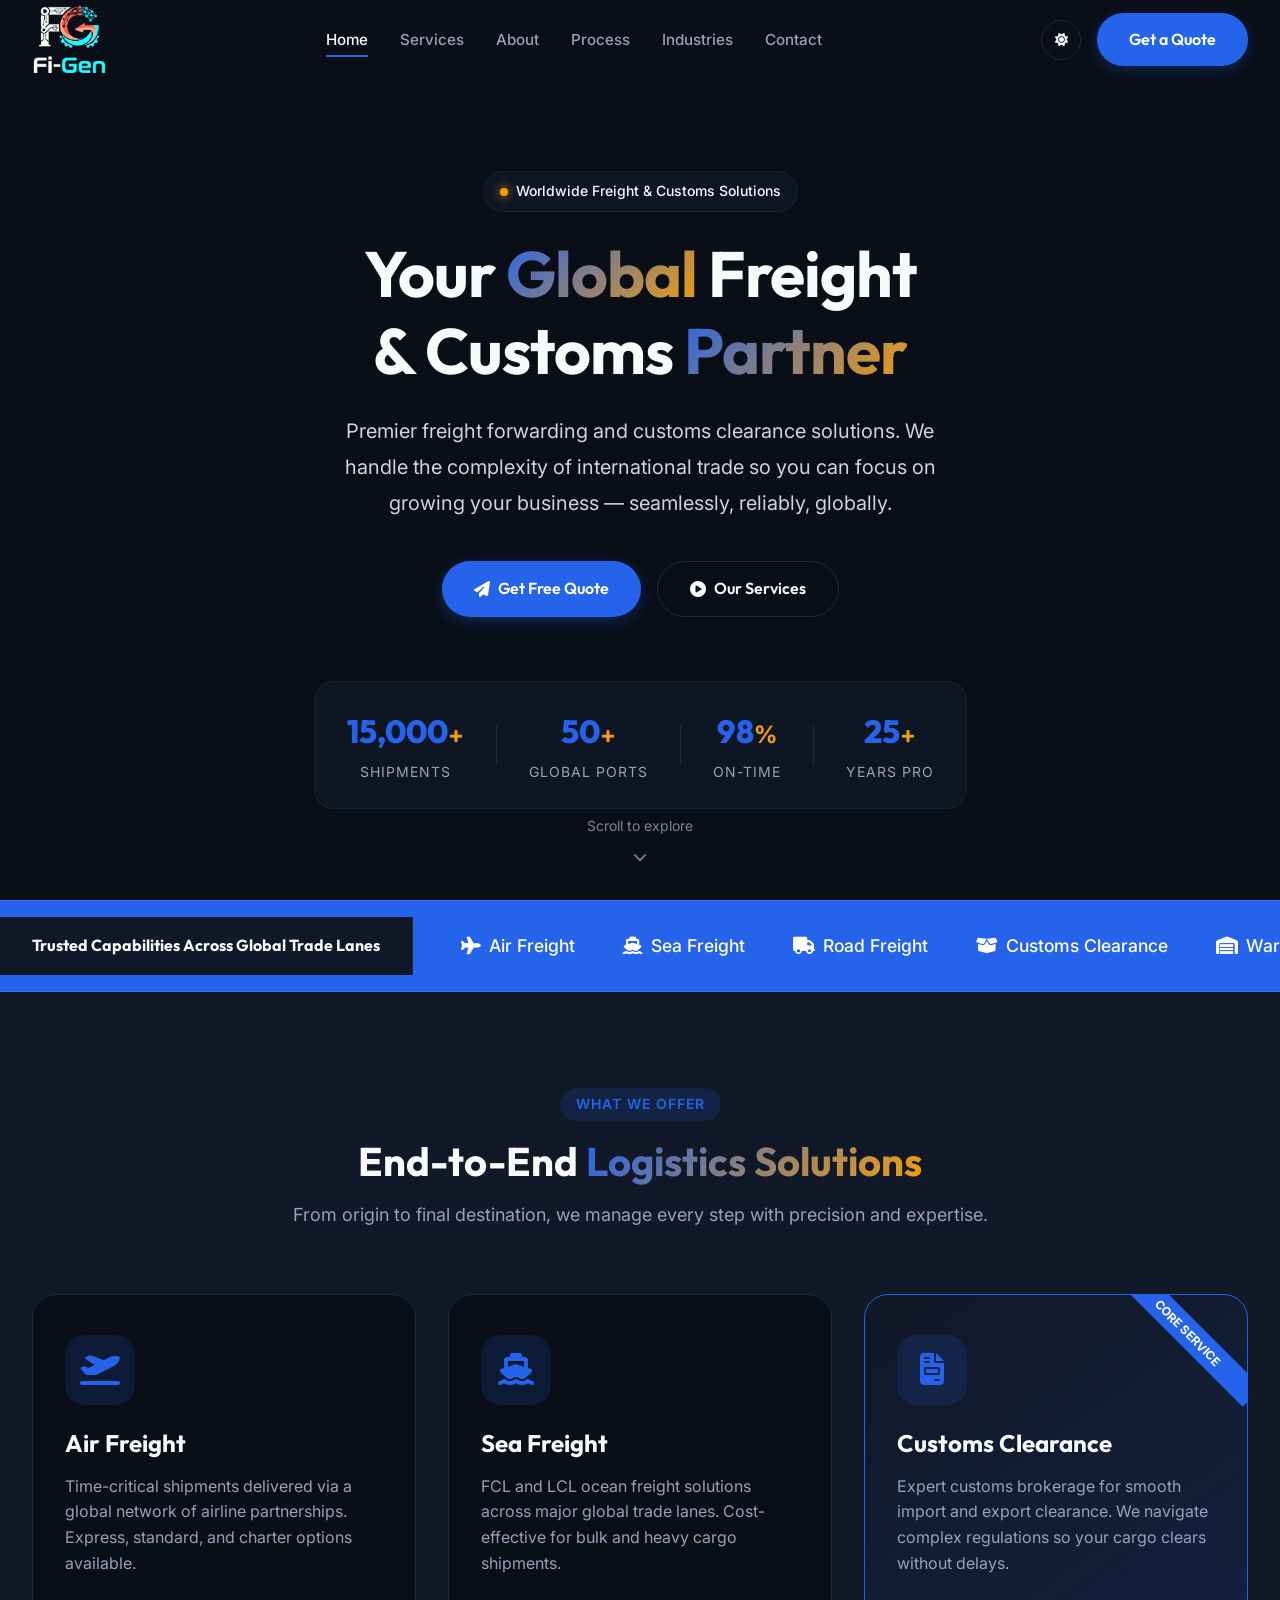
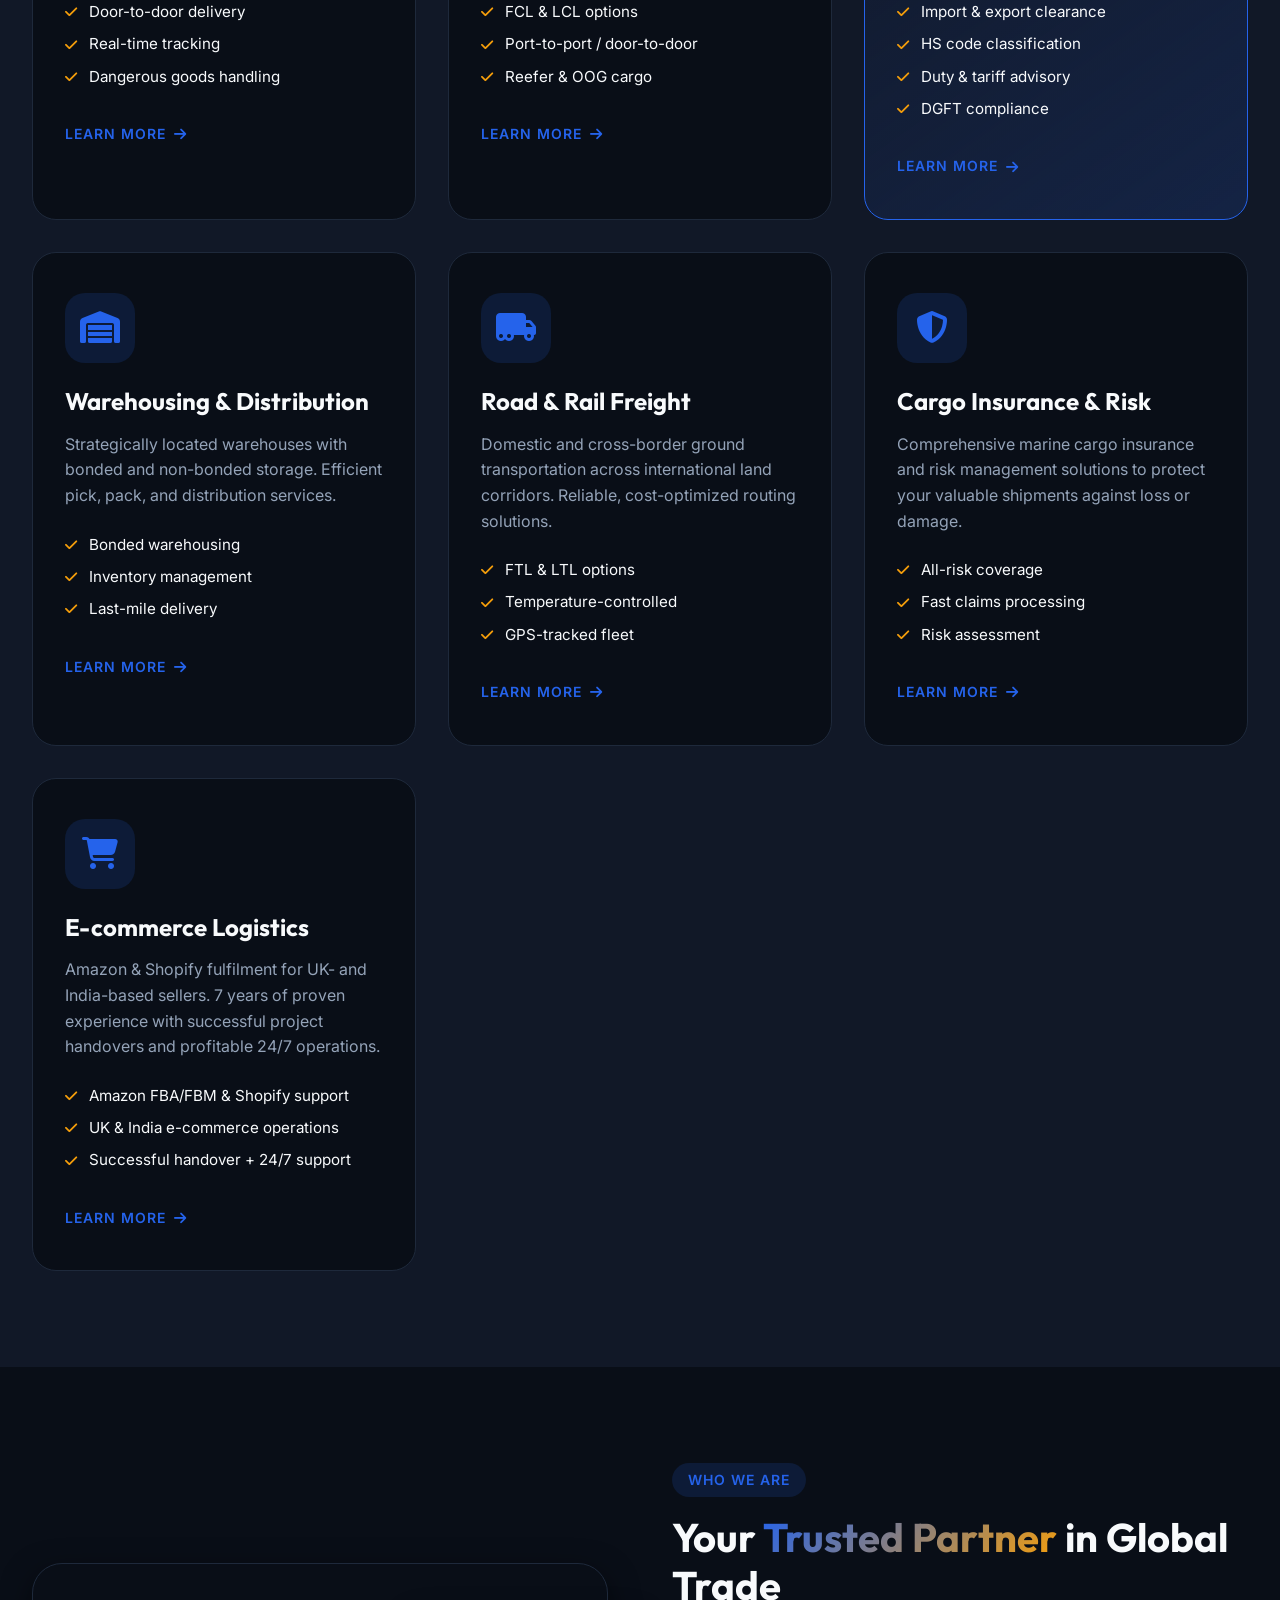
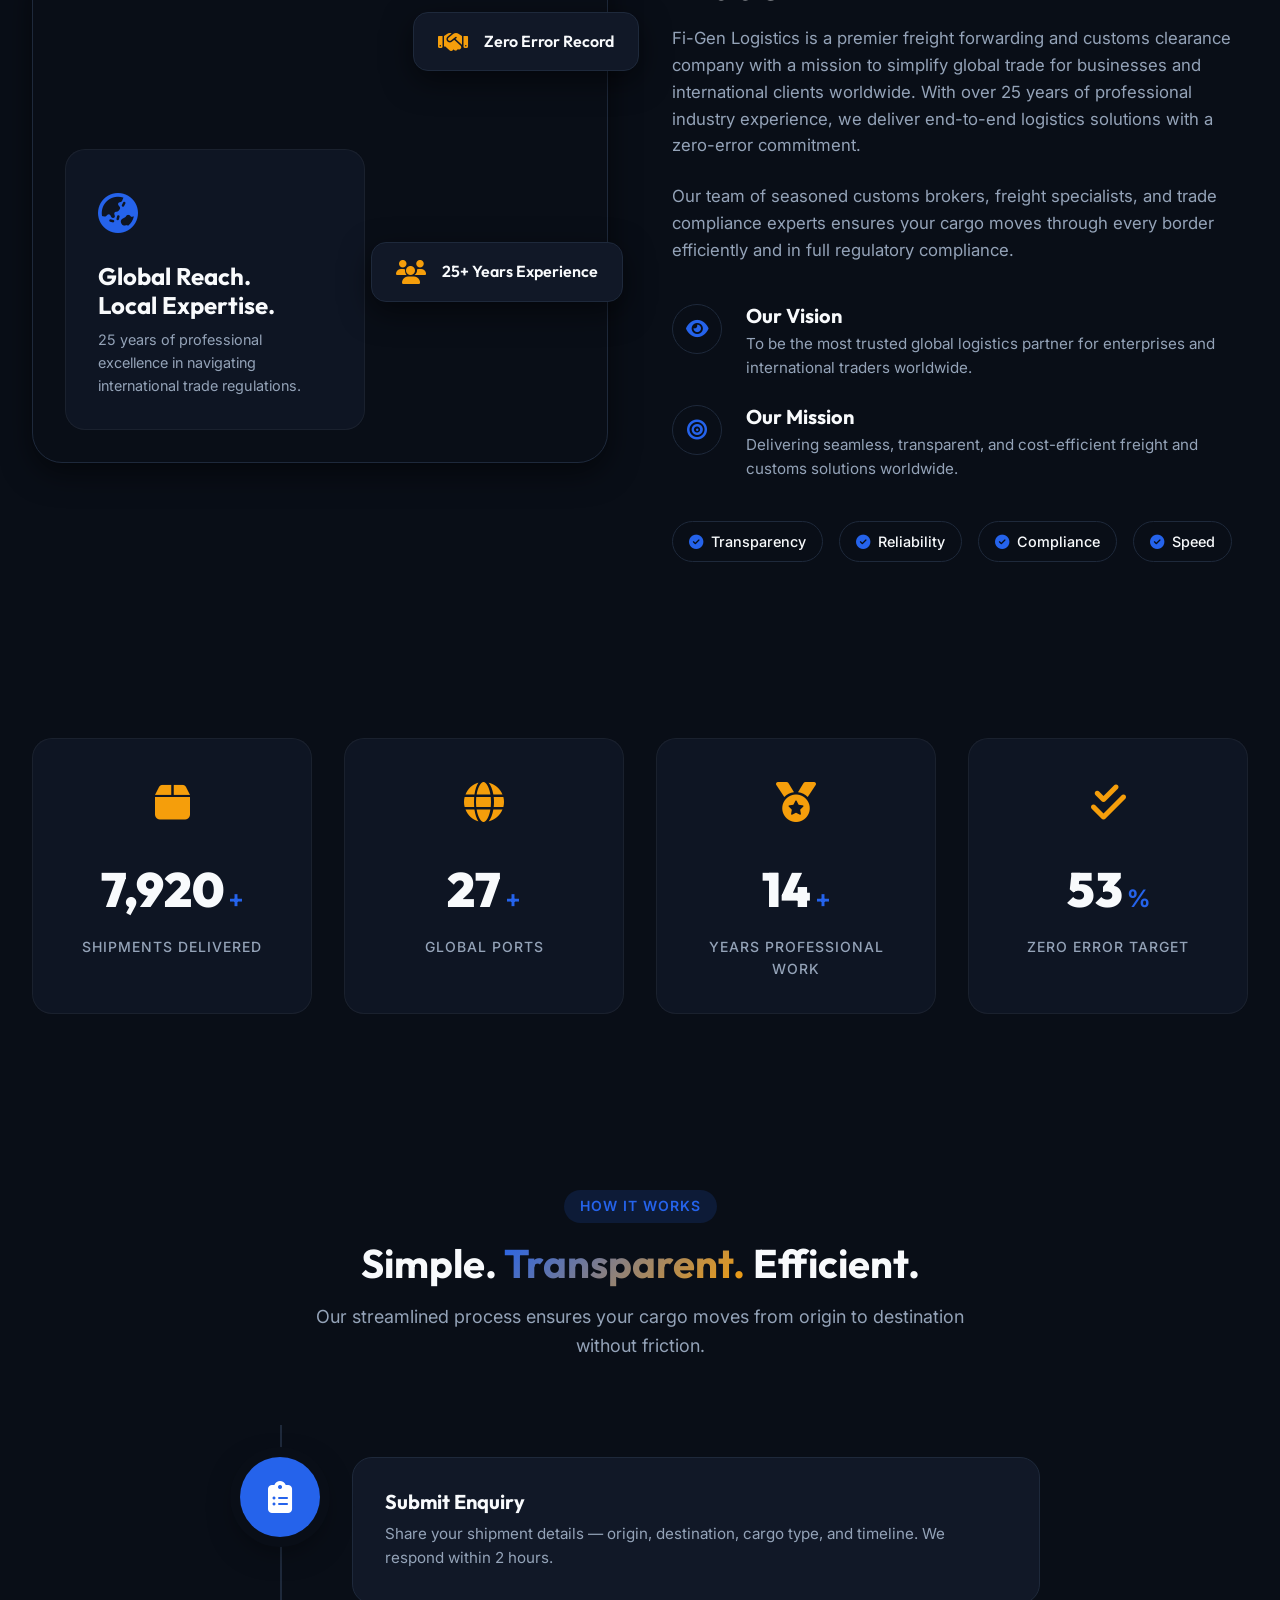
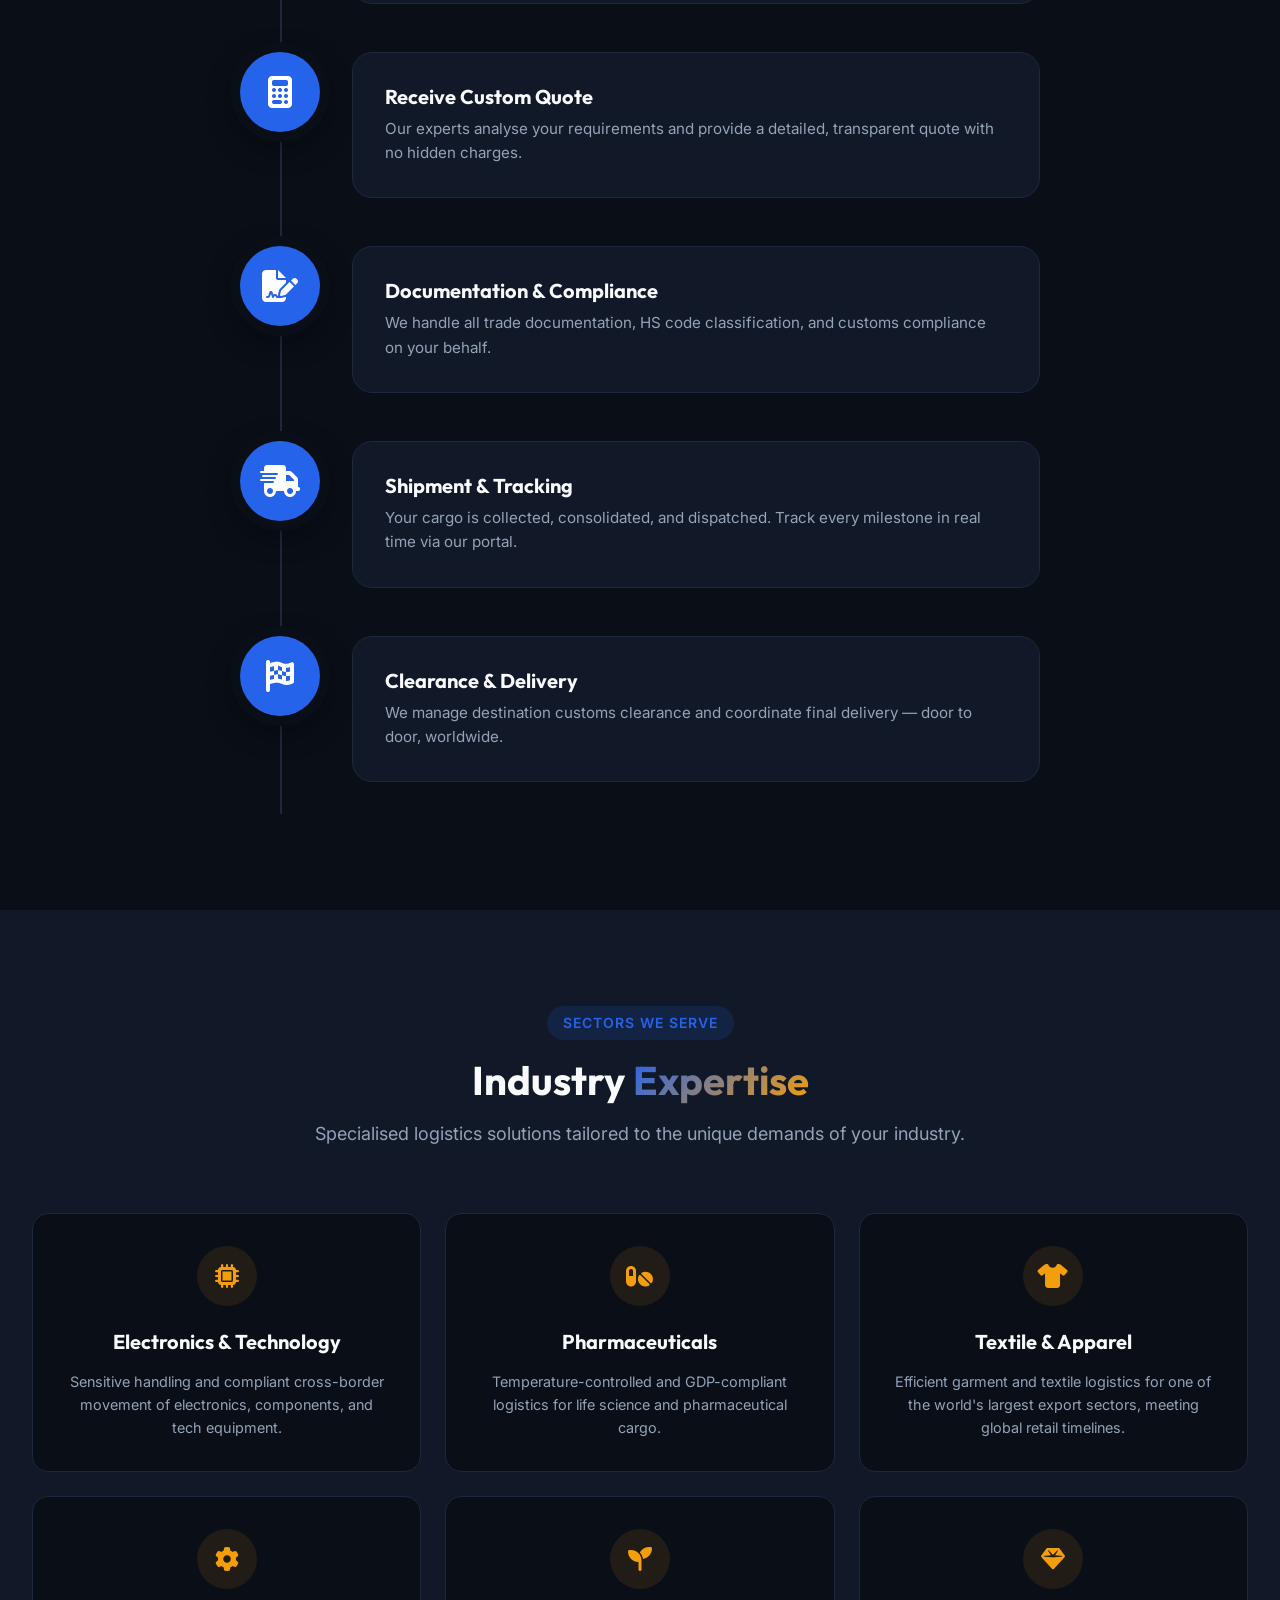
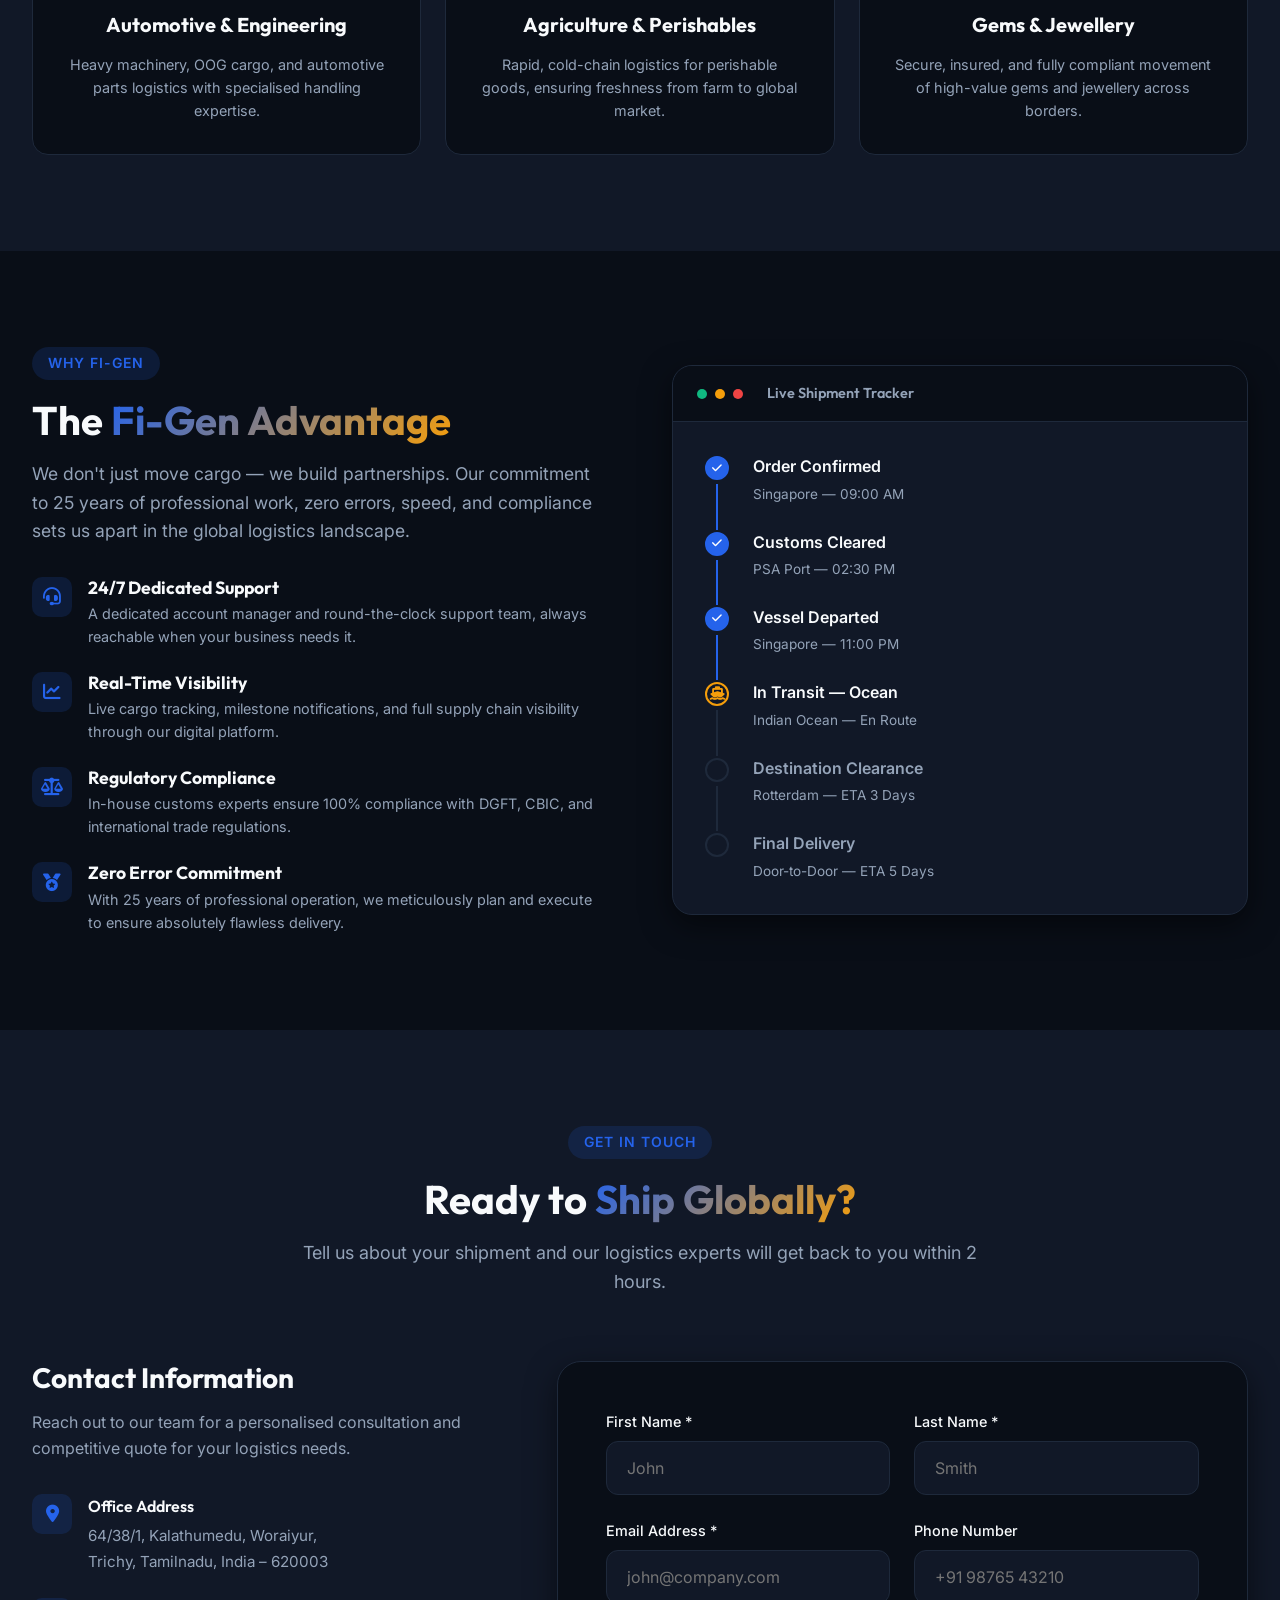
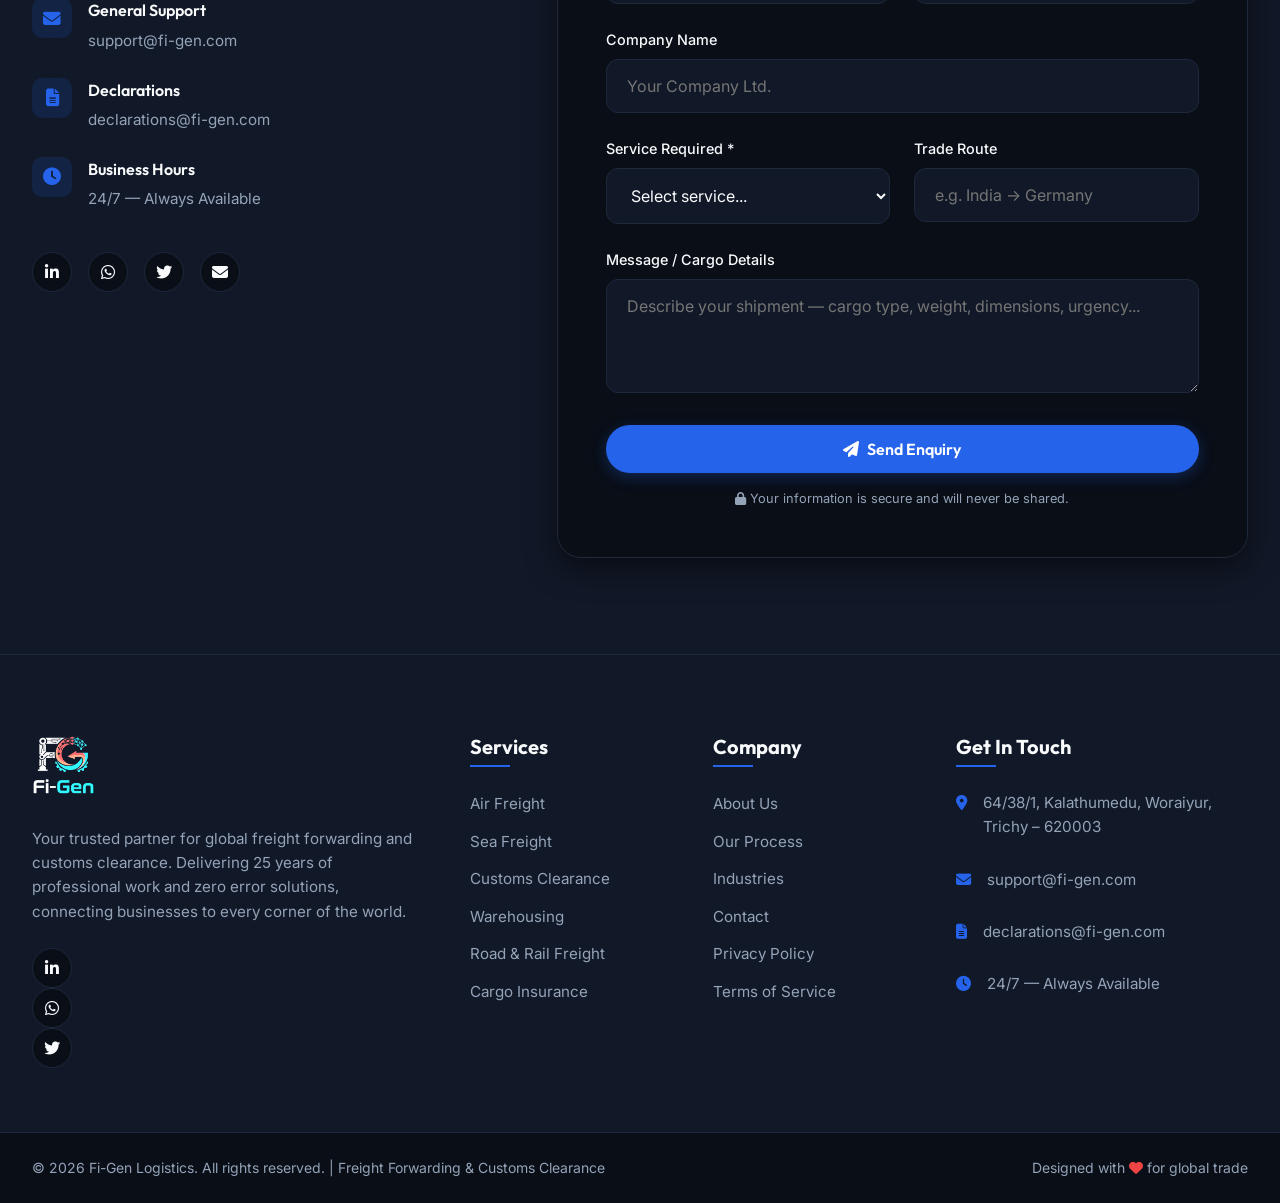
<file: index.html>
<!DOCTYPE html>
<html lang="en" data-theme="dark">
<head>
  <meta charset="UTF-8" />
  <meta name="viewport" content="width=device-width, initial-scale=1.0" />
  <meta name="description" content="Fi-Gen Logistics — Premier freight forwarding and customs clearance solutions connecting businesses to the world. Seamless, reliable, global logistics." />
  <meta name="keywords" content="freight forwarding, customs clearance, logistics, import, export, air freight, sea freight, India logistics" />
  <title>Fi-Gen Logistics | Global Freight &amp; Customs Clearance</title>
  
  <link rel="preconnect" href="https://fonts.googleapis.com" />
  <link rel="preconnect" href="https://fonts.gstatic.com" crossorigin />
  <link href="https://fonts.googleapis.com/css2?family=Outfit:wght@300;400;500;600;700;800;900&family=Inter:wght@300;400;500;600&display=swap" rel="stylesheet" />
  <link rel="icon" type="image/png" href="logo.png" />
  <link rel="stylesheet" href="https://cdnjs.cloudflare.com/ajax/libs/font-awesome/6.5.0/css/all.min.css" />
  
  <style>
    :root {
      /* Base Variables (Fallback) */
      --font-heading: 'Outfit', sans-serif;
      --font-body: 'Inter', sans-serif;
      --transition-fast: 0.2s ease;
      --transition-normal: 0.3s ease;
      --transition-slow: 0.5s cubic-bezier(0.4, 0, 0.2, 1);
      --container-width: 1280px;
      --header-height: 80px;
    }

    /* Dark Theme (Default) */
    :root[data-theme="dark"] {
      --bg-base: #090e17;
      --bg-surface: #111827;
      --bg-surface-glass: rgba(17, 24, 39, 0.8);
      --text-main: #f8fafc;
      --text-muted: #94a3b8;
      --primary: #2563eb;
      --primary-hover: #1d4ed8;
      --primary-light: rgba(37, 99, 235, 0.15);
      --accent: #f59e0b;
      --border: #1e293b;
      --overlay-heavy: rgba(9, 14, 23, 0.85);
      --overlay-medium: rgba(9, 14, 23, 0.6);
      --card-shadow: 0 10px 30px rgba(0,0,0,0.5);
      --glass-border: rgba(255, 255, 255, 0.05);
    }

    /* Light Theme */
    :root[data-theme="light"] {
      --bg-base: #f8fafc;
      --bg-surface: #ffffff;
      --bg-surface-glass: rgba(255, 255, 255, 0.85);
      --text-main: #0f172a;
      --text-muted: #475569;
      --primary: #1d4ed8;
      --primary-hover: #1e40af;
      --primary-light: rgba(29, 78, 216, 0.1);
      --accent: #d97706;
      --border: #e2e8f0;
      --overlay-heavy: rgba(248, 250, 252, 0.85);
      --overlay-medium: rgba(248, 250, 252, 0.5);
      --card-shadow: 0 10px 30px rgba(0,0,0,0.05);
      --glass-border: rgba(0, 0, 0, 0.05);
    }

    * { margin: 0; padding: 0; box-sizing: border-box; }
    
    html {
      scroll-behavior: smooth;
      scroll-padding-top: var(--header-height);
    }

    body {
      font-family: var(--font-body);
      background-color: var(--bg-base);
      color: var(--text-main);
      line-height: 1.6;
      overflow-x: hidden;
      transition: background-color var(--transition-normal), color var(--transition-normal);
    }

    h1, h2, h3, h4, h5, h6 { font-family: var(--font-heading); font-weight: 700; line-height: 1.2; }
    a { text-decoration: none; color: inherit; transition: color var(--transition-fast); }
    ul { list-style: none; }
    img { max-width: 100%; height: auto; display: block; }

    .container {
      max-width: var(--container-width);
      margin: 0 auto;
      padding: 0 2rem;
    }

    .section { padding: 6rem 0; }
    
    .gradient-text {
      background: linear-gradient(135deg, var(--primary), var(--accent));
      -webkit-background-clip: text;
      -webkit-text-fill-color: transparent;
      background-clip: text;
    }

    .btn {
      display: inline-flex;
      align-items: center;
      justify-content: center;
      gap: 0.5rem;
      padding: 0.875rem 2rem;
      border-radius: 50px;
      font-weight: 600;
      font-family: var(--font-heading);
      cursor: pointer;
      transition: all var(--transition-normal);
      border: none;
      font-size: 1rem;
    }
    
    .btn-primary {
      background: var(--primary);
      color: #fff;
      box-shadow: 0 4px 15px rgba(37, 99, 235, 0.3);
    }
    .btn-primary:hover { background: var(--primary-hover); transform: translateY(-2px); box-shadow: 0 6px 20px rgba(37, 99, 235, 0.4); }
    
    .btn-ghost {
      background: transparent;
      color: var(--text-main);
      border: 1px solid var(--border);
    }
    .btn-ghost:hover { background: var(--primary-light); border-color: var(--primary); }
    .btn-full { width: 100%; }
    
    .section-header { text-align: center; margin-bottom: 4rem; max-width: 700px; margin-inline: auto; }
    .section-tag {
      display: inline-block;
      padding: 0.35rem 1rem;
      background: var(--primary-light);
      color: var(--primary);
      border-radius: 50px;
      font-size: 0.875rem;
      font-weight: 600;
      margin-bottom: 1rem;
      text-transform: uppercase;
      letter-spacing: 1px;
    }
    .section-title { font-size: 2.5rem; margin-bottom: 1rem; }
    .section-subtitle { color: var(--text-muted); font-size: 1.125rem; }

    #preloader {
      position: fixed; inset: 0; background: var(--bg-base); z-index: 9999;
      display: flex; align-items: center; justify-content: center;
      transition: opacity 0.5s ease, visibility 0.5s ease;
    }
    .preloader-inner { text-align: center; }
    .preloader-logo { font-size: 2rem; font-family: var(--font-heading); font-weight: 800; display: flex; align-items: center; justify-content: center; margin-bottom: 1rem; }
    /* Preloader Logo — logo.png now has a native transparent background,
       so blend-mode / invert workarounds are no longer needed. Size increased. */
    .preloader-logo img {
        height: 120px; width: auto; object-fit: contain;
        background: transparent;
        mix-blend-mode: normal;
        filter: none;
    }

    .preloader-bar { width: 200px; height: 4px; background: var(--border); border-radius: 4px; overflow: hidden; margin: 0 auto; }
    .preloader-fill { width: 0%; height: 100%; background: var(--primary); animation: loadBar 1.5s ease forwards; }
    @keyframes loadBar { to { width: 100%; } }

    #navbar {
      position: fixed; top: 0; left: 0; width: 100%; height: var(--header-height);
      background: transparent; z-index: 1000; transition: all var(--transition-normal);
      border-bottom: 1px solid transparent;
    }
    #navbar.scrolled {
      background: var(--bg-surface-glass);
      backdrop-filter: blur(12px);
      -webkit-backdrop-filter: blur(12px);
      border-bottom-color: var(--glass-border);
      box-shadow: 0 4px 20px rgba(0,0,0,0.05);
    }
    .nav-container { display: flex; align-items: center; justify-content: space-between; height: 100%; max-width: var(--container-width); margin: 0 auto; padding: 0 2rem; }
    
    .nav-logo { display: flex; align-items: center; text-decoration: none; }
    
    /* Logo Transparency Fix — logo.png now has a native transparent background,
       so blend-mode / invert workarounds are removed and the size is increased. */
    .nav-logo img {
        height: 72px; width: auto; object-fit: contain;
        background: transparent;
        mix-blend-mode: normal;
        filter: none;
        padding: 0;
    }
    .footer-brand .nav-logo img {
        height: 96px; width: auto; object-fit: contain;
        background: transparent;
        mix-blend-mode: normal;
        filter: none;
    }
    .footer-brand .nav-logo img { height: 60px; }
    
    /* For Dark Mode: We invert the logo so black text turns white, and use screen blend mode to hide the background */
    :root[data-theme="dark"] .nav-logo img,
    :root[data-theme="dark"] .footer-brand .nav-logo img {
        filter: invert(1) brightness(1.5); /* Invert colors to make text white */
        mix-blend-mode: screen; /* Screen removes the dark background generated by the invert */
    }

    .nav-links { display: flex; gap: 2rem; }
    .nav-link { font-weight: 500; font-size: 0.95rem; position: relative; padding: 0.5rem 0; color: var(--text-muted); }
    .nav-link:hover, .nav-link.active { color: var(--text-main); }
    .nav-link::after { content: ''; position: absolute; bottom: 0; left: 0; width: 0%; height: 2px; background: var(--primary); transition: width var(--transition-normal); }
    .nav-link:hover::after, .nav-link.active::after { width: 100%; }
    
    .nav-actions { display: flex; align-items: center; gap: 1rem; }
    .theme-toggle { background: transparent; border: 1px solid var(--border); color: var(--text-main); width: 40px; height: 40px; border-radius: 50%; cursor: pointer; display: flex; align-items: center; justify-content: center; transition: all var(--transition-fast); }
    .theme-toggle:hover { background: var(--bg-surface); }
    .theme-icon.moon { display: none; }
    :root[data-theme="light"] .theme-icon.sun { display: none; }
    :root[data-theme="light"] .theme-icon.moon { display: block; }
    
    .hamburger { display: none; flex-direction: column; gap: 5px; background: none; border: none; cursor: pointer; z-index: 1001; }
    .hamburger span { width: 25px; height: 2px; background: var(--text-main); transition: 0.3s; }

    .hero {
      position: relative;
      min-height: 100vh;
      display: flex;
      align-items: center;
      padding-top: var(--header-height);
      overflow: hidden;
    }
    .hero-bg {
      position: absolute;
      inset: 0;
      z-index: 0;
      /* High quality Unsplash logistics image: Cargo ship on the ocean */
      background-image: 
        linear-gradient(to right, var(--overlay-heavy) 0%, var(--overlay-medium) 100%),
        url('https://images.unsplash.com/photo-1559297434-fae8a1916a79?q=80&w=2070&auto=format&fit=crop');
      background-size: cover;
      background-position: center;
      background-attachment: fixed;
    }
    .hero-container { position: relative; z-index: 1; max-width: 800px; padding: 0 2rem; margin-left: auto; margin-right: auto; text-align: center; }
    
    .hero-badge { display: inline-flex; align-items: center; gap: 0.5rem; background: var(--bg-surface-glass); backdrop-filter: blur(4px); padding: 0.5rem 1rem; border-radius: 50px; border: 1px solid var(--glass-border); font-size: 0.875rem; font-weight: 500; margin-bottom: 1.5rem; }
    .badge-dot { width: 8px; height: 8px; background: var(--accent); border-radius: 50%; box-shadow: 0 0 10px var(--accent); animation: pulse 2s infinite; }
    @keyframes pulse { 0% { transform: scale(0.95); box-shadow: 0 0 0 0 rgba(245, 158, 11, 0.7); } 70% { transform: scale(1); box-shadow: 0 0 0 10px rgba(245, 158, 11, 0); } 100% { transform: scale(0.95); box-shadow: 0 0 0 0 rgba(245, 158, 11, 0); } }
    
    .hero-title { font-size: clamp(3rem, 5vw, 4.5rem); margin-bottom: 1.5rem; letter-spacing: -1px; }
    .hero-subtitle { font-size: 1.25rem; color: #cbd5e1; margin-bottom: 2.5rem; max-width: 600px; margin-inline: auto; line-height: 1.8; }
    :root[data-theme="light"] .hero-subtitle { color: #334155; }
    
    .hero-actions { display: flex; gap: 1rem; justify-content: center; margin-bottom: 4rem; }
    
    .hero-stats { display: flex; align-items: center; justify-content: center; gap: 2rem; flex-wrap: wrap; background: var(--bg-surface-glass); backdrop-filter: blur(10px); padding: 1.5rem 2rem; border-radius: 20px; border: 1px solid var(--glass-border); }
    .hero-stat { text-align: center; }
    .stat-num { font-size: 2rem; font-weight: 800; font-family: var(--font-heading); color: var(--primary); }
    .stat-suffix { font-size: 1.5rem; font-weight: 700; color: var(--accent); }
    .stat-label { display: block; font-size: 0.875rem; color: var(--text-muted); text-transform: uppercase; letter-spacing: 1px; margin-top: 0.25rem; }
    .stat-divider { width: 1px; height: 40px; background: var(--border); }
    
    .hero-scroll-hint { position: absolute; bottom: 2rem; left: 50%; transform: translateX(-50%); display: flex; flex-direction: column; align-items: center; gap: 0.5rem; font-size: 0.875rem; color: var(--text-muted); opacity: 0.8; z-index: 1; }
    .scroll-arrow { animation: bounce 2s infinite; }
    @keyframes bounce { 0%, 20%, 50%, 80%, 100% { transform: translateY(0); } 40% { transform: translateY(-10px); } 60% { transform: translateY(-5px); } }

    .marquee-section { background: var(--primary); color: #fff; padding: 1rem 0; display: flex; align-items: center; overflow: hidden; border-top: 1px solid rgba(255,255,255,0.1); border-bottom: 1px solid rgba(255,255,255,0.1); }
    .marquee-label { background: var(--bg-surface); color: var(--text-main); padding: 1rem 2rem; font-weight: 700; z-index: 2; border-right: 1px solid var(--border); position: relative; font-family: var(--font-heading); }
    .marquee-track { display: flex; flex: 1; overflow: hidden; }
    .marquee-inner { display: flex; gap: 3rem; animation: marquee 30s linear infinite; padding-left: 3rem; }
    .marquee-item { display: flex; align-items: center; gap: 0.5rem; font-weight: 500; white-space: nowrap; font-size: 1.1rem; }
    @keyframes marquee { 0% { transform: translateX(0); } 100% { transform: translateX(-50%); } }

    .services-section { background: var(--bg-surface); }
    .services-grid { display: grid; grid-template-columns: repeat(auto-fit, minmax(350px, 1fr)); gap: 2rem; }
    .service-card {
      background: var(--bg-base); padding: 2.5rem 2rem; border-radius: 24px; border: 1px solid var(--border);
      transition: all var(--transition-normal); position: relative; overflow: hidden;
    }
    .service-card:hover { transform: translateY(-10px); box-shadow: var(--card-shadow); border-color: var(--primary); }
    .service-icon-wrap { width: 70px; height: 70px; border-radius: 20px; background: var(--primary-light); display: flex; align-items: center; justify-content: center; margin-bottom: 1.5rem; color: var(--primary); font-size: 2rem; transition: all var(--transition-normal); }
    .service-card:hover .service-icon-wrap { background: var(--primary); color: #fff; }
    .service-title { font-size: 1.5rem; margin-bottom: 1rem; }
    .service-desc { color: var(--text-muted); margin-bottom: 1.5rem; }
    .service-features { margin-bottom: 2rem; }
    .service-features li { display: flex; align-items: center; gap: 0.75rem; margin-bottom: 0.5rem; color: var(--text-main); font-size: 0.95rem; }
    .service-features i { color: var(--accent); font-size: 0.875rem; }
    .service-link { display: inline-flex; align-items: center; gap: 0.5rem; font-weight: 600; color: var(--primary); text-transform: uppercase; font-size: 0.875rem; letter-spacing: 1px; }
    .service-link i { transition: transform var(--transition-fast); }
    .service-card:hover .service-link i { transform: translateX(5px); }
    
    .card-featured { background: linear-gradient(145deg, var(--bg-surface), var(--primary-light)); border-color: var(--primary); }
    .featured-badge { position: absolute; top: 1.5rem; right: -2rem; background: var(--primary); color: #fff; font-size: 0.75rem; font-weight: 700; text-transform: uppercase; padding: 0.25rem 3rem; transform: rotate(45deg); }

    .about-grid { display: grid; grid-template-columns: 1fr 1fr; gap: 4rem; align-items: center; }
    .about-visual {
      position: relative; min-height: 500px; border-radius: 30px;
      /* High quality Unsplash image: Container terminal overhead */
      background-image: url('https://images.unsplash.com/photo-1494412574643-ff11b0a5c1c3?q=80&w=1000&auto=format&fit=crop');
      background-size: cover; background-position: center;
      box-shadow: var(--card-shadow); border: 1px solid var(--border);
    }
    .about-card-main {
      position: absolute; bottom: 2rem; left: 2rem; background: var(--bg-surface-glass);
      backdrop-filter: blur(15px); -webkit-backdrop-filter: blur(15px); border: 1px solid var(--glass-border);
      padding: 2rem; border-radius: 20px; max-width: 300px; color: var(--text-main);
    }
    .about-card-icon { color: var(--primary); font-size: 2.5rem; margin-bottom: 1rem; }
    .about-card-main h3 { font-size: 1.5rem; margin-bottom: 0.5rem; }
    .about-card-main p { font-size: 0.9rem; color: var(--text-muted); }
    
    .about-floating-card {
      position: absolute; background: var(--bg-surface); padding: 1rem 1.5rem; border-radius: 15px;
      display: flex; align-items: center; gap: 1rem; box-shadow: var(--card-shadow); border: 1px solid var(--border);
      font-weight: 600; font-family: var(--font-heading); z-index: 2;
    }
    .card-f1 { top: 3rem; right: -2rem; }
    .card-f2 { bottom: 10rem; right: -1rem; }
    .about-floating-card i { color: var(--accent); font-size: 1.5rem; }
    
    .about-text { margin-bottom: 1.5rem; color: var(--text-muted); font-size: 1.05rem; }
    .about-pillars { display: flex; flex-direction: column; gap: 1.5rem; margin: 2.5rem 0; }
    .pillar { display: flex; gap: 1.5rem; }
    .pillar-icon { width: 50px; height: 50px; flex-shrink: 0; background: var(--bg-base); border: 1px solid var(--border); border-radius: 50%; display: flex; align-items: center; justify-content: center; color: var(--primary); font-size: 1.25rem; }
    .pillar h4 { font-size: 1.25rem; margin-bottom: 0.25rem; }
    .pillar p { color: var(--text-muted); font-size: 0.95rem; }
    .about-values { display: flex; flex-wrap: wrap; gap: 1rem; }
    .value-tag { display: flex; align-items: center; gap: 0.5rem; padding: 0.5rem 1rem; background: var(--bg-base); border: 1px solid var(--border); border-radius: 50px; font-weight: 500; font-size: 0.9rem; }
    .value-tag i { color: var(--primary); }

    .stats-band {
      padding: 5rem 0; position: relative;
      /* High quality Unsplash image: Stacks of shipping containers */
      background-image: 
        linear-gradient(var(--overlay-heavy), var(--overlay-heavy)),
        url('https://images.unsplash.com/photo-1577705998148-6da4f3963bc8?q=80&w=2070&auto=format&fit=crop');
      background-size: cover; background-position: center; background-attachment: fixed;
    }
    .stats-grid { display: grid; grid-template-columns: repeat(auto-fit, minmax(200px, 1fr)); gap: 2rem; text-align: center; }
    .stat-item { padding: 2rem; background: var(--bg-surface-glass); backdrop-filter: blur(8px); border-radius: 20px; border: 1px solid var(--glass-border); }
    .stat-icon { font-size: 2.5rem; color: var(--accent); margin-bottom: 1rem; }
    .stat-number { display: inline-block; font-size: 3rem; font-weight: 900; font-family: var(--font-heading); color: var(--text-main); }
    .stat-suffix-text { display: inline-block; font-size: 1.5rem; font-weight: 700; color: var(--primary); }
    .stat-desc { color: var(--text-muted); font-weight: 500; margin-top: 0.5rem; text-transform: uppercase; font-size: 0.875rem; letter-spacing: 1px; }

    .process-section { background: var(--bg-base); }
    .process-timeline { max-width: 800px; margin: 0 auto; position: relative; padding: 2rem 0; }
    .process-line { position: absolute; top: 0; bottom: 0; left: 40px; width: 2px; background: var(--border); }
    .process-step { display: flex; gap: 2rem; margin-bottom: 3rem; position: relative; }
    .process-step:last-child { margin-bottom: 0; }
    .step-number { position: absolute; left: 10px; background: var(--bg-base); color: var(--text-muted); font-weight: 800; font-size: 2.5rem; opacity: 0.2; font-family: var(--font-heading); line-height: 1; }
    .step-icon { width: 80px; height: 80px; flex-shrink: 0; background: var(--primary); color: #fff; border-radius: 50%; display: flex; align-items: center; justify-content: center; font-size: 2rem; position: relative; z-index: 2; box-shadow: 0 0 0 10px var(--bg-base), var(--card-shadow); }
    .step-content { background: var(--bg-surface); padding: 2rem; border-radius: 20px; border: 1px solid var(--border); flex: 1; transition: transform var(--transition-normal); }
    .process-step:hover .step-content { transform: translateX(10px); border-color: var(--primary); }
    .step-content h3 { font-size: 1.25rem; margin-bottom: 0.5rem; }
    .step-content p { color: var(--text-muted); font-size: 0.95rem; }

    .industries-section { background: var(--bg-surface); }
    .industries-grid { display: grid; grid-template-columns: repeat(auto-fit, minmax(300px, 1fr)); gap: 1.5rem; }
    .industry-card { background: var(--bg-base); padding: 2rem; border-radius: 16px; border: 1px solid var(--border); text-align: center; transition: all var(--transition-normal); }
    .industry-card:hover { border-color: var(--accent); transform: translateY(-5px); box-shadow: var(--card-shadow); }
    .industry-icon { width: 60px; height: 60px; margin: 0 auto 1.5rem; background: rgba(245, 158, 11, 0.1); color: var(--accent); border-radius: 50%; display: flex; align-items: center; justify-content: center; font-size: 1.5rem; transition: all var(--transition-normal); }
    .industry-card:hover .industry-icon { background: var(--accent); color: #fff; }
    .industry-card h4 { font-size: 1.25rem; margin-bottom: 1rem; }
    .industry-card p { color: var(--text-muted); font-size: 0.9rem; }

    .why-section { background: var(--bg-base); }
    .why-grid { display: grid; grid-template-columns: 1fr 1fr; gap: 4rem; align-items: center; }
    .why-text { margin-bottom: 2rem; color: var(--text-muted); font-size: 1.1rem; }
    .why-list { display: flex; flex-direction: column; gap: 1.5rem; }
    .why-item { display: flex; gap: 1rem; }
    .why-item-icon { width: 40px; height: 40px; flex-shrink: 0; background: var(--primary-light); color: var(--primary); border-radius: 10px; display: flex; align-items: center; justify-content: center; font-size: 1.1rem; }
    .why-item h4 { font-size: 1.1rem; margin-bottom: 0.25rem; }
    .why-item p { color: var(--text-muted); font-size: 0.9rem; }
    
    .why-feature-card { background: var(--bg-surface); border-radius: 20px; border: 1px solid var(--border); overflow: hidden; box-shadow: var(--card-shadow); }
    .wfc-header { background: var(--bg-base); padding: 1rem 1.5rem; border-bottom: 1px solid var(--border); display: flex; align-items: center; gap: 0.5rem; }
    .wfc-dot { width: 10px; height: 10px; border-radius: 50%; }
    .wfc-dot.green { background: #10b981; } .wfc-dot.orange { background: #f59e0b; } .wfc-dot.red { background: #ef4444; }
    .wfc-title { margin-left: 1rem; font-family: var(--font-heading); font-weight: 600; font-size: 0.9rem; color: var(--text-muted); }
    .wfc-body { padding: 2rem; display: flex; flex-direction: column; gap: 1.5rem; }
    
    .track-item { display: flex; gap: 1.5rem; position: relative; }
    .track-item:not(:last-child)::after { content: ''; position: absolute; left: 11px; top: 30px; bottom: -1.5rem; width: 2px; background: var(--border); z-index: 1; }
    .track-item.active:not(:last-child)::after { background: var(--primary); }
    .track-icon { width: 24px; height: 24px; flex-shrink: 0; border-radius: 50%; background: var(--bg-surface); border: 2px solid var(--border); display: flex; align-items: center; justify-content: center; font-size: 0.7rem; color: var(--border); position: relative; z-index: 2; margin-top: 2px; }
    .track-item.active .track-icon { background: var(--primary); border-color: var(--primary); color: #fff; }
    .track-item.current .track-icon { background: var(--bg-surface); border-color: var(--accent); color: var(--accent); font-size: 0.85rem; }
    .pulse-icon { box-shadow: 0 0 0 0 rgba(245, 158, 11, 0.4); animation: pulse-track 2s infinite; }
    @keyframes pulse-track { 0% { transform: scale(0.95); box-shadow: 0 0 0 0 rgba(245, 158, 11, 0.7); } 70% { transform: scale(1.1); box-shadow: 0 0 0 10px rgba(245, 158, 11, 0); } 100% { transform: scale(0.95); box-shadow: 0 0 0 0 rgba(245, 158, 11, 0); } }
    .track-info { display: flex; flex-direction: column; }
    .track-label { font-weight: 600; font-size: 1rem; color: var(--text-main); }
    .track-item.pending .track-label { color: var(--text-muted); }
    .track-time { font-size: 0.85rem; color: var(--text-muted); margin-top: 0.25rem; }

    .contact-section { background: var(--bg-surface); }
    .contact-grid { display: grid; grid-template-columns: 1fr 1.5fr; gap: 4rem; }
    .contact-info h3 { font-size: 1.75rem; margin-bottom: 1rem; }
    .contact-info p { color: var(--text-muted); margin-bottom: 2rem; }
    .contact-items { display: flex; flex-direction: column; gap: 1.5rem; margin-bottom: 2.5rem; }
    .contact-item { display: flex; gap: 1rem; align-items: flex-start; }
    .ci-icon { width: 40px; height: 40px; background: var(--primary-light); color: var(--primary); border-radius: 10px; display: flex; align-items: center; justify-content: center; font-size: 1.1rem; }
    .ci-label { display: block; font-weight: 600; margin-bottom: 0.25rem; font-family: var(--font-heading); }
    .ci-value { color: var(--text-muted); font-size: 0.95rem; }
    .contact-social { display: flex; gap: 1rem; }
    .social-link { width: 40px; height: 40px; border-radius: 50%; background: var(--bg-base); border: 1px solid var(--border); display: flex; align-items: center; justify-content: center; color: var(--text-main); transition: all var(--transition-fast); }
    .social-link:hover { background: var(--primary); color: #fff; border-color: var(--primary); transform: translateY(-3px); }
    
    .contact-form-wrap { background: var(--bg-base); padding: 3rem; border-radius: 24px; border: 1px solid var(--border); box-shadow: var(--card-shadow); position: relative; overflow: hidden; }
    .form-row { display: grid; grid-template-columns: 1fr 1fr; gap: 1.5rem; }
    .form-group { margin-bottom: 1.5rem; }
    .form-group label { display: block; font-weight: 500; margin-bottom: 0.5rem; font-size: 0.9rem; color: var(--text-main); }
    .form-group input, .form-group select, .form-group textarea { width: 100%; padding: 1rem 1.25rem; background: var(--bg-surface); border: 1px solid var(--border); border-radius: 12px; color: var(--text-main); font-family: var(--font-body); font-size: 1rem; transition: all var(--transition-fast); outline: none; }
    .form-group input:focus, .form-group select:focus, .form-group textarea:focus { border-color: var(--primary); box-shadow: 0 0 0 4px var(--primary-light); }
    .form-note { font-size: 0.8rem; color: var(--text-muted); text-align: center; margin-top: 1rem; }
    
    .form-success { position: absolute; inset: 0; background: var(--bg-base); display: flex; flex-direction: column; align-items: center; justify-content: center; text-align: center; padding: 3rem; opacity: 0; visibility: hidden; transition: all var(--transition-normal); z-index: 10; }
    .form-success.show { opacity: 1; visibility: visible; }
    .success-icon { font-size: 4rem; color: #10b981; margin-bottom: 1.5rem; }
    
    .footer { background: var(--bg-surface); border-top: 1px solid var(--border); padding-top: 5rem; }
    .footer-grid { display: grid; grid-template-columns: 2fr 1fr 1fr 1.5fr; gap: 3rem; margin-bottom: 4rem; }
    .footer-brand .nav-logo { display: inline-flex; }
    .footer-brand-desc { color: var(--text-muted); margin: 1.5rem 0; font-size: 0.95rem; }
    .footer-links-col h4 { font-size: 1.25rem; margin-bottom: 1.5rem; position: relative; padding-bottom: 0.5rem; }
    .footer-links-col h4::after { content: ''; position: absolute; left: 0; bottom: 0; width: 40px; height: 2px; background: var(--primary); }
    .footer-links-col ul { display: flex; flex-direction: column; gap: 0.75rem; }
    .footer-links-col a { color: var(--text-muted); font-size: 0.95rem; transition: color var(--transition-fast); }
    .footer-links-col a:hover { color: var(--primary); padding-left: 5px; }
    .footer-contact-list li { display: flex; gap: 1rem; color: var(--text-muted); font-size: 0.95rem; margin-bottom: 1rem; align-items: flex-start; }
    .footer-contact-list i { color: var(--primary); margin-top: 4px; }
    
    .footer-bottom { padding: 1.5rem 0; border-top: 1px solid var(--border); background: var(--bg-base); }
    .footer-bottom .container { display: flex; justify-content: space-between; align-items: center; flex-wrap: wrap; gap: 1rem; font-size: 0.875rem; color: var(--text-muted); }
    .footer-copy-right i { color: #ef4444; }

    .back-to-top { position: fixed; bottom: 2rem; right: 2rem; width: 45px; height: 45px; background: var(--primary); color: #fff; border: none; border-radius: 50%; font-size: 1.25rem; display: flex; align-items: center; justify-content: center; cursor: pointer; opacity: 0; visibility: hidden; transition: all var(--transition-normal); z-index: 99; box-shadow: 0 4px 15px rgba(0,0,0,0.2); }
    .back-to-top.show { opacity: 1; visibility: visible; }
    .back-to-top:hover { background: var(--primary-hover); transform: translateY(-5px); }

    .reveal-up { opacity: 0; transform: translateY(40px); transition: all 0.8s cubic-bezier(0.5, 0, 0, 1); }
    .reveal-up.active { opacity: 1; transform: translateY(0); }
    .reveal-left { opacity: 0; transform: translateX(-40px); transition: all 0.8s cubic-bezier(0.5, 0, 0, 1); }
    .reveal-left.active { opacity: 1; transform: translateX(0); }
    .reveal-right { opacity: 0; transform: translateX(40px); transition: all 0.8s cubic-bezier(0.5, 0, 0, 1); }
    .reveal-right.active { opacity: 1; transform: translateX(0); }

    @media (max-width: 1024px) {
      .about-grid, .why-grid, .contact-grid { grid-template-columns: 1fr; gap: 3rem; }
      .footer-grid { grid-template-columns: 1fr 1fr; }
      .about-visual { min-height: 400px; }
      .about-card-main { bottom: -2rem; left: 50%; transform: translateX(-50%); width: 90%; text-align: center; }
      .card-f1, .card-f2 { display: none; }
      .why-visual { order: -1; }
    }

    @media (max-width: 768px) {
      .nav-links, .nav-cta { display: none; }
      .hamburger { display: flex; }
      .hero-title { font-size: 2.5rem; }
      .hero-stats { flex-direction: column; gap: 1rem; }
      .stat-divider { width: 100%; height: 1px; }
      .marquee-label { display: none; }
      .process-line { left: 30px; }
      .step-icon { width: 60px; height: 60px; font-size: 1.5rem; }
      .step-number { font-size: 2rem; }
      .form-row { grid-template-columns: 1fr; gap: 0; }
      .contact-form-wrap { padding: 2rem; }
      
      /* Mobile Menu Active State */
      .nav-links.active {
        display: flex; flex-direction: column; position: absolute; top: var(--header-height); left: 0; width: 100%; background: var(--bg-surface); padding: 2rem; border-bottom: 1px solid var(--border); box-shadow: 0 10px 20px rgba(0,0,0,0.1);
      }
      .hamburger.active span:nth-child(1) { transform: translateY(7px) rotate(45deg); }
      .hamburger.active span:nth-child(2) { opacity: 0; }
      .hamburger.active span:nth-child(3) { transform: translateY(-7px) rotate(-45deg); }
    }
  </style>
</head>
<body>

  <div id="preloader">
    <div class="preloader-inner">
      <div class="preloader-logo">
        <img src="logo.png" alt="Fi-Gen Logo" />
      </div>
      <div class="preloader-bar"><div class="preloader-fill"></div></div>
    </div>
  </div>

  <nav id="navbar">
    <div class="nav-container">
      <a href="#home" class="nav-logo">
        <img src="logo.png" alt="Fi-Gen Logo" />
      </a>
      <ul class="nav-links" id="navLinks">
        <li><a href="#home" class="nav-link active">Home</a></li>
        <li><a href="#services" class="nav-link">Services</a></li>
        <li><a href="#about" class="nav-link">About</a></li>
        <li><a href="#process" class="nav-link">Process</a></li>
        <li><a href="#industries" class="nav-link">Industries</a></li>
        <li><a href="#contact" class="nav-link">Contact</a></li>
      </ul>
      <div class="nav-actions">
        <button id="themeToggle" class="theme-toggle" aria-label="Toggle theme">
          <span class="theme-icon sun"><i class="fas fa-sun"></i></span>
          <span class="theme-icon moon"><i class="fas fa-moon"></i></span>
        </button>
        <a href="#contact" class="btn btn-primary nav-cta">Get a Quote</a>
        <button class="hamburger" id="hamburger" aria-label="Menu">
          <span></span><span></span><span></span>
        </button>
      </div>
    </div>
  </nav>

  <section id="home" class="hero">
    <div class="hero-bg"></div>
    <div class="hero-container">
      <div class="hero-badge reveal-up">
        <span class="badge-dot"></span>
        <span>Worldwide Freight &amp; Customs Solutions</span>
      </div>
      <h1 class="hero-title reveal-up">
        Your <span class="gradient-text">Global</span> Freight<br />
        &amp; Customs <span class="gradient-text">Partner</span>
      </h1>
      <p class="hero-subtitle reveal-up">
        Premier freight forwarding and customs clearance solutions. We handle the complexity of international trade so you can focus on growing your business &mdash; seamlessly, reliably, globally.
      </p>
      <div class="hero-actions reveal-up">
        <a href="#contact" class="btn btn-primary btn-lg"><i class="fas fa-paper-plane"></i> Get Free Quote</a>
        <a href="#services" class="btn btn-ghost btn-lg"><i class="fas fa-play-circle"></i> Our Services</a>
      </div>
      <div class="hero-stats reveal-up">
        <div class="hero-stat">
          <span class="stat-num counter" data-target="15000">0</span><span class="stat-suffix">+</span>
          <span class="stat-label">Shipments</span>
        </div>
        <div class="stat-divider"></div>
        <div class="hero-stat">
          <span class="stat-num counter" data-target="50">0</span><span class="stat-suffix">+</span>
          <span class="stat-label">Global Ports</span>
        </div>
        <div class="stat-divider"></div>
        <div class="hero-stat">
          <span class="stat-num counter" data-target="98">0</span><span class="stat-suffix">%</span>
          <span class="stat-label">On-Time</span>
        </div>
        <div class="stat-divider"></div>
        <div class="hero-stat">
          <span class="stat-num counter" data-target="25">0</span><span class="stat-suffix">+</span>
          <span class="stat-label">Years Pro</span>
        </div>
      </div>
    </div>
    <div class="hero-scroll-hint">
      <span>Scroll to explore</span>
      <div class="scroll-arrow"><i class="fas fa-chevron-down"></i></div>
    </div>
  </section>

  <div class="marquee-section">
    <div class="marquee-label">Trusted Capabilities Across Global Trade Lanes</div>
    <div class="marquee-track">
      <div class="marquee-inner">
        <span class="marquee-item"><i class="fas fa-plane"></i> Air Freight</span>
        <span class="marquee-item"><i class="fas fa-ship"></i> Sea Freight</span>
        <span class="marquee-item"><i class="fas fa-truck"></i> Road Freight</span>
        <span class="marquee-item"><i class="fas fa-box-open"></i> Customs Clearance</span>
        <span class="marquee-item"><i class="fas fa-warehouse"></i> Warehousing</span>
        <span class="marquee-item"><i class="fas fa-train"></i> Rail Freight</span>
        <span class="marquee-item"><i class="fas fa-file-contract"></i> Trade Documentation</span>
        <span class="marquee-item"><i class="fas fa-shield-alt"></i> Cargo Insurance</span>
        <span class="marquee-item"><i class="fas fa-shopping-cart"></i> E-commerce Logistics (Amazon &amp; Shopify)</span>
        <span class="marquee-item"><i class="fas fa-plane"></i> Air Freight</span>
        <span class="marquee-item"><i class="fas fa-ship"></i> Sea Freight</span>
        <span class="marquee-item"><i class="fas fa-truck"></i> Road Freight</span>
        <span class="marquee-item"><i class="fas fa-box-open"></i> Customs Clearance</span>
        <span class="marquee-item"><i class="fas fa-warehouse"></i> Warehousing</span>
        <span class="marquee-item"><i class="fas fa-train"></i> Rail Freight</span>
        <span class="marquee-item"><i class="fas fa-file-contract"></i> Trade Documentation</span>
        <span class="marquee-item"><i class="fas fa-shield-alt"></i> Cargo Insurance</span>
        <span class="marquee-item"><i class="fas fa-shopping-cart"></i> E-commerce Logistics (Amazon &amp; Shopify)</span>
      </div>
    </div>
  </div>

  <section id="services" class="section services-section">
    <div class="container">
      <div class="section-header reveal-up">
        <div class="section-tag">What We Offer</div>
        <h2 class="section-title">End-to-End <span class="gradient-text">Logistics Solutions</span></h2>
        <p class="section-subtitle">From origin to final destination, we manage every step with precision and expertise.</p>
      </div>
      <div class="services-grid">
        <div class="service-card reveal-up">
          <div class="service-icon-wrap"><div class="service-icon"><i class="fas fa-plane-departure"></i></div></div>
          <h3 class="service-title">Air Freight</h3>
          <p class="service-desc">Time-critical shipments delivered via a global network of airline partnerships. Express, standard, and charter options available.</p>
          <ul class="service-features">
            <li><i class="fas fa-check"></i> Door-to-door delivery</li>
            <li><i class="fas fa-check"></i> Real-time tracking</li>
            <li><i class="fas fa-check"></i> Dangerous goods handling</li>
          </ul>
          <a href="services/air-freight.html" class="service-link">Learn More <i class="fas fa-arrow-right"></i></a>
        </div>
        <div class="service-card reveal-up" style="transition-delay: 100ms">
          <div class="service-icon-wrap"><div class="service-icon"><i class="fas fa-ship"></i></div></div>
          <h3 class="service-title">Sea Freight</h3>
          <p class="service-desc">FCL and LCL ocean freight solutions across major global trade lanes. Cost-effective for bulk and heavy cargo shipments.</p>
          <ul class="service-features">
            <li><i class="fas fa-check"></i> FCL &amp; LCL options</li>
            <li><i class="fas fa-check"></i> Port-to-port / door-to-door</li>
            <li><i class="fas fa-check"></i> Reefer &amp; OOG cargo</li>
          </ul>
          <a href="services/sea-freight.html" class="service-link">Learn More <i class="fas fa-arrow-right"></i></a>
        </div>
        <div class="service-card reveal-up card-featured" style="transition-delay: 200ms">
          <div class="featured-badge">Core Service</div>
          <div class="service-icon-wrap"><div class="service-icon"><i class="fas fa-file-invoice"></i></div></div>
          <h3 class="service-title">Customs Clearance</h3>
          <p class="service-desc">Expert customs brokerage for smooth import and export clearance. We navigate complex regulations so your cargo clears without delays.</p>
          <ul class="service-features">
            <li><i class="fas fa-check"></i> Import &amp; export clearance</li>
            <li><i class="fas fa-check"></i> HS code classification</li>
            <li><i class="fas fa-check"></i> Duty &amp; tariff advisory</li>
            <li><i class="fas fa-check"></i> DGFT compliance</li>
          </ul>
          <a href="services/customs-clearance.html" class="service-link">Learn More <i class="fas fa-arrow-right"></i></a>
        </div>
        <div class="service-card reveal-up" style="transition-delay: 300ms">
          <div class="service-icon-wrap"><div class="service-icon"><i class="fas fa-warehouse"></i></div></div>
          <h3 class="service-title">Warehousing &amp; Distribution</h3>
          <p class="service-desc">Strategically located warehouses with bonded and non-bonded storage. Efficient pick, pack, and distribution services.</p>
          <ul class="service-features">
            <li><i class="fas fa-check"></i> Bonded warehousing</li>
            <li><i class="fas fa-check"></i> Inventory management</li>
            <li><i class="fas fa-check"></i> Last-mile delivery</li>
          </ul>
          <a href="services/warehousing.html" class="service-link">Learn More <i class="fas fa-arrow-right"></i></a>
        </div>
        <div class="service-card reveal-up" style="transition-delay: 400ms">
          <div class="service-icon-wrap"><div class="service-icon"><i class="fas fa-truck-moving"></i></div></div>
          <h3 class="service-title">Road &amp; Rail Freight</h3>
          <p class="service-desc">Domestic and cross-border ground transportation across international land corridors. Reliable, cost-optimized routing solutions.</p>
          <ul class="service-features">
            <li><i class="fas fa-check"></i> FTL &amp; LTL options</li>
            <li><i class="fas fa-check"></i> Temperature-controlled</li>
            <li><i class="fas fa-check"></i> GPS-tracked fleet</li>
          </ul>
          <a href="services/road-rail-freight.html" class="service-link">Learn More <i class="fas fa-arrow-right"></i></a>
        </div>
        <div class="service-card reveal-up" style="transition-delay: 500ms">
          <div class="service-icon-wrap"><div class="service-icon"><i class="fas fa-shield-alt"></i></div></div>
          <h3 class="service-title">Cargo Insurance &amp; Risk</h3>
          <p class="service-desc">Comprehensive marine cargo insurance and risk management solutions to protect your valuable shipments against loss or damage.</p>
          <ul class="service-features">
            <li><i class="fas fa-check"></i> All-risk coverage</li>
            <li><i class="fas fa-check"></i> Fast claims processing</li>
            <li><i class="fas fa-check"></i> Risk assessment</li>
          </ul>
          <a href="services/cargo-insurance.html" class="service-link">Learn More <i class="fas fa-arrow-right"></i></a>
        </div>
        <div class="service-card reveal-up featured-service" style="transition-delay: 600ms">
          <div class="service-icon-wrap"><div class="service-icon"><i class="fas fa-shopping-cart"></i></div></div>
          <h3 class="service-title">E-commerce Logistics</h3>
          <p class="service-desc">Amazon &amp; Shopify fulfilment for UK- and India-based sellers. 7 years of proven experience with successful project handovers and profitable 24/7 operations.</p>
          <ul class="service-features">
            <li><i class="fas fa-check"></i> Amazon FBA/FBM &amp; Shopify support</li>
            <li><i class="fas fa-check"></i> UK &amp; India e-commerce operations</li>
            <li><i class="fas fa-check"></i> Successful handover + 24/7 support</li>
          </ul>
          <a href="services/ecommerce.html" class="service-link">Learn More <i class="fas fa-arrow-right"></i></a>
        </div>
      </div>
    </div>
  </section>

  <section id="about" class="section about-section">
    <div class="container">
      <div class="about-grid">
        <div class="about-visual reveal-left">
          <div class="about-card-main">
            <div class="about-card-icon"><i class="fas fa-globe-asia"></i></div>
            <h3>Global Reach.<br/>Local Expertise.</h3>
            <p>25 years of professional excellence in navigating international trade regulations.</p>
          </div>
          <div class="about-floating-card card-f1 reveal-up">
            <i class="fas fa-handshake"></i>
            <span>Zero Error Record</span>
          </div>
          <div class="about-floating-card card-f2 reveal-up" style="transition-delay: 200ms">
            <i class="fas fa-users"></i>
            <span>25+ Years Experience</span>
          </div>
        </div>
        <div class="about-content reveal-right">
          <div class="section-tag">Who We Are</div>
          <h2 class="section-title">Your <span class="gradient-text">Trusted Partner</span> in Global Trade</h2>
          <p class="about-text">Fi-Gen Logistics is a premier freight forwarding and customs clearance company with a mission to simplify global trade for businesses and international clients worldwide. With over 25 years of professional industry experience, we deliver end-to-end logistics solutions with a zero-error commitment.</p>
          <p class="about-text">Our team of seasoned customs brokers, freight specialists, and trade compliance experts ensures your cargo moves through every border efficiently and in full regulatory compliance.</p>
          <div class="about-pillars">
            <div class="pillar">
              <div class="pillar-icon"><i class="fas fa-eye"></i></div>
              <div>
                <h4>Our Vision</h4>
                <p>To be the most trusted global logistics partner for enterprises and international traders worldwide.</p>
              </div>
            </div>
            <div class="pillar">
              <div class="pillar-icon"><i class="fas fa-bullseye"></i></div>
              <div>
                <h4>Our Mission</h4>
                <p>Delivering seamless, transparent, and cost-efficient freight and customs solutions worldwide.</p>
              </div>
            </div>
          </div>
          <div class="about-values">
            <div class="value-tag"><i class="fas fa-check-circle"></i> Transparency</div>
            <div class="value-tag"><i class="fas fa-check-circle"></i> Reliability</div>
            <div class="value-tag"><i class="fas fa-check-circle"></i> Compliance</div>
            <div class="value-tag"><i class="fas fa-check-circle"></i> Speed</div>
          </div>
        </div>
      </div>
    </div>
  </section>

  <section class="stats-band">
    <div class="container">
      <div class="stats-grid">
        <div class="stat-item reveal-up">
          <div class="stat-icon"><i class="fas fa-box"></i></div>
          <div class="stat-number counter" data-target="15000">0</div>
          <div class="stat-suffix-text">+</div>
          <div class="stat-desc">Shipments Delivered</div>
        </div>
        <div class="stat-item reveal-up" style="transition-delay: 100ms">
          <div class="stat-icon"><i class="fas fa-globe"></i></div>
          <div class="stat-number counter" data-target="50">0</div>
          <div class="stat-suffix-text">+</div>
          <div class="stat-desc">Global Ports</div>
        </div>
        <div class="stat-item reveal-up" style="transition-delay: 200ms">
          <div class="stat-icon"><i class="fas fa-medal"></i></div>
          <div class="stat-number counter" data-target="25">0</div>
          <div class="stat-suffix-text">+</div>
          <div class="stat-desc">Years Professional Work</div>
        </div>
        <div class="stat-item reveal-up" style="transition-delay: 300ms">
          <div class="stat-icon"><i class="fas fa-check-double"></i></div>
          <div class="stat-number counter" data-target="100">0</div>
          <div class="stat-suffix-text">%</div>
          <div class="stat-desc">Zero Error Target</div>
        </div>
      </div>
    </div>
  </section>

  <section id="process" class="section process-section">
    <div class="container">
      <div class="section-header reveal-up">
        <div class="section-tag">How It Works</div>
        <h2 class="section-title">Simple. <span class="gradient-text">Transparent.</span> Efficient.</h2>
        <p class="section-subtitle">Our streamlined process ensures your cargo moves from origin to destination without friction.</p>
      </div>
      <div class="process-timeline">
        <div class="process-line"></div>
        <div class="process-step reveal-up">
          <div class="step-number">01</div>
          <div class="step-icon"><i class="fas fa-clipboard-list"></i></div>
          <div class="step-content">
            <h3>Submit Enquiry</h3>
            <p>Share your shipment details — origin, destination, cargo type, and timeline. We respond within 2 hours.</p>
          </div>
        </div>
        <div class="process-step reveal-up" style="transition-delay: 150ms">
          <div class="step-number">02</div>
          <div class="step-icon"><i class="fas fa-calculator"></i></div>
          <div class="step-content">
            <h3>Receive Custom Quote</h3>
            <p>Our experts analyse your requirements and provide a detailed, transparent quote with no hidden charges.</p>
          </div>
        </div>
        <div class="process-step reveal-up" style="transition-delay: 300ms">
          <div class="step-number">03</div>
          <div class="step-icon"><i class="fas fa-file-signature"></i></div>
          <div class="step-content">
            <h3>Documentation &amp; Compliance</h3>
            <p>We handle all trade documentation, HS code classification, and customs compliance on your behalf.</p>
          </div>
        </div>
        <div class="process-step reveal-up" style="transition-delay: 450ms">
          <div class="step-number">04</div>
          <div class="step-icon"><i class="fas fa-shipping-fast"></i></div>
          <div class="step-content">
            <h3>Shipment &amp; Tracking</h3>
            <p>Your cargo is collected, consolidated, and dispatched. Track every milestone in real time via our portal.</p>
          </div>
        </div>
        <div class="process-step reveal-up" style="transition-delay: 600ms">
          <div class="step-number">05</div>
          <div class="step-icon"><i class="fas fa-flag-checkered"></i></div>
          <div class="step-content">
            <h3>Clearance &amp; Delivery</h3>
            <p>We manage destination customs clearance and coordinate final delivery — door to door, worldwide.</p>
          </div>
        </div>
      </div>
    </div>
  </section>

  <section id="industries" class="section industries-section">
    <div class="container">
      <div class="section-header reveal-up">
        <div class="section-tag">Sectors We Serve</div>
        <h2 class="section-title">Industry <span class="gradient-text">Expertise</span></h2>
        <p class="section-subtitle">Specialised logistics solutions tailored to the unique demands of your industry.</p>
      </div>
      <div class="industries-grid">
        <div class="industry-card reveal-up">
          <div class="industry-icon"><i class="fas fa-microchip"></i></div>
          <h4>Electronics &amp; Technology</h4>
          <p>Sensitive handling and compliant cross-border movement of electronics, components, and tech equipment.</p>
        </div>
        <div class="industry-card reveal-up" style="transition-delay: 100ms">
          <div class="industry-icon"><i class="fas fa-pills"></i></div>
          <h4>Pharmaceuticals</h4>
          <p>Temperature-controlled and GDP-compliant logistics for life science and pharmaceutical cargo.</p>
        </div>
        <div class="industry-card reveal-up" style="transition-delay: 200ms">
          <div class="industry-icon"><i class="fas fa-tshirt"></i></div>
          <h4>Textile &amp; Apparel</h4>
          <p>Efficient garment and textile logistics for one of the world's largest export sectors, meeting global retail timelines.</p>
        </div>
        <div class="industry-card reveal-up" style="transition-delay: 300ms">
          <div class="industry-icon"><i class="fas fa-cog"></i></div>
          <h4>Automotive &amp; Engineering</h4>
          <p>Heavy machinery, OOG cargo, and automotive parts logistics with specialised handling expertise.</p>
        </div>
        <div class="industry-card reveal-up" style="transition-delay: 400ms">
          <div class="industry-icon"><i class="fas fa-seedling"></i></div>
          <h4>Agriculture &amp; Perishables</h4>
          <p>Rapid, cold-chain logistics for perishable goods, ensuring freshness from farm to global market.</p>
        </div>
        <div class="industry-card reveal-up" style="transition-delay: 500ms">
          <div class="industry-icon"><i class="fas fa-gem"></i></div>
          <h4>Gems &amp; Jewellery</h4>
          <p>Secure, insured, and fully compliant movement of high-value gems and jewellery across borders.</p>
        </div>
      </div>
    </div>
  </section>

  <section class="section why-section">
    <div class="container">
      <div class="why-grid">
        <div class="why-content reveal-left">
          <div class="section-tag">Why Fi-Gen</div>
          <h2 class="section-title">The <span class="gradient-text">Fi-Gen Advantage</span></h2>
          <p class="why-text">We don't just move cargo &mdash; we build partnerships. Our commitment to 25 years of professional work, zero errors, speed, and compliance sets us apart in the global logistics landscape.</p>
          <div class="why-list">
            <div class="why-item">
              <div class="why-item-icon"><i class="fas fa-headset"></i></div>
              <div>
                <h4>24/7 Dedicated Support</h4>
                <p>A dedicated account manager and round-the-clock support team, always reachable when your business needs it.</p>
              </div>
            </div>
            <div class="why-item">
              <div class="why-item-icon"><i class="fas fa-chart-line"></i></div>
              <div>
                <h4>Real-Time Visibility</h4>
                <p>Live cargo tracking, milestone notifications, and full supply chain visibility through our digital platform.</p>
              </div>
            </div>
            <div class="why-item">
              <div class="why-item-icon"><i class="fas fa-balance-scale"></i></div>
              <div>
                <h4>Regulatory Compliance</h4>
                <p>In-house customs experts ensure 100% compliance with DGFT, CBIC, and international trade regulations.</p>
              </div>
            </div>
            <div class="why-item">
              <div class="why-item-icon"><i class="fas fa-medal"></i></div>
              <div>
                <h4>Zero Error Commitment</h4>
                <p>With 25 years of professional operation, we meticulously plan and execute to ensure absolutely flawless delivery.</p>
              </div>
            </div>
          </div>
        </div>
        <div class="why-visual reveal-right">
          <div class="why-feature-card">
            <div class="wfc-header">
              <span class="wfc-dot green"></span>
              <span class="wfc-dot orange"></span>
              <span class="wfc-dot red"></span>
              <span class="wfc-title">Live Shipment Tracker</span>
            </div>
            <div class="wfc-body">
              <div class="track-item active">
                <div class="track-icon"><i class="fas fa-check"></i></div>
                <div class="track-info">
                  <span class="track-label">Order Confirmed</span>
                  <span class="track-time">Singapore &mdash; 09:00 AM</span>
                </div>
              </div>
              <div class="track-item active">
                <div class="track-icon"><i class="fas fa-check"></i></div>
                <div class="track-info">
                  <span class="track-label">Customs Cleared</span>
                  <span class="track-time">PSA Port &mdash; 02:30 PM</span>
                </div>
              </div>
              <div class="track-item active">
                <div class="track-icon"><i class="fas fa-check"></i></div>
                <div class="track-info">
                  <span class="track-label">Vessel Departed</span>
                  <span class="track-time">Singapore &mdash; 11:00 PM</span>
                </div>
              </div>
              <div class="track-item current">
                <div class="track-icon pulse-icon"><i class="fas fa-ship"></i></div>
                <div class="track-info">
                  <span class="track-label">In Transit &mdash; Ocean</span>
                  <span class="track-time">Indian Ocean &mdash; En Route</span>
                </div>
              </div>
              <div class="track-item pending">
                <div class="track-icon"></div>
                <div class="track-info">
                  <span class="track-label">Destination Clearance</span>
                  <span class="track-time">Rotterdam &mdash; ETA 3 Days</span>
                </div>
              </div>
              <div class="track-item pending">
                <div class="track-icon"></div>
                <div class="track-info">
                  <span class="track-label">Final Delivery</span>
                  <span class="track-time">Door-to-Door &mdash; ETA 5 Days</span>
                </div>
              </div>
            </div>
          </div>
        </div>
      </div>
    </div>
  </section>

  <section id="contact" class="section contact-section">
    <div class="container">
      <div class="section-header reveal-up">
        <div class="section-tag">Get In Touch</div>
        <h2 class="section-title">Ready to <span class="gradient-text">Ship Globally?</span></h2>
        <p class="section-subtitle">Tell us about your shipment and our logistics experts will get back to you within 2 hours.</p>
      </div>
      <div class="contact-grid">
        <div class="contact-info reveal-left">
          <h3>Contact Information</h3>
          <p>Reach out to our team for a personalised consultation and competitive quote for your logistics needs.</p>
          <div class="contact-items">
            <div class="contact-item">
              <div class="ci-icon"><i class="fas fa-map-marker-alt"></i></div>
              <div>
                <span class="ci-label">Office Address</span>
                <span class="ci-value">64/38/1, Kalathumedu, Woraiyur,<br>Trichy, Tamilnadu, India &ndash; 620003</span>
              </div>
            </div>
            <div class="contact-item">
              <div class="ci-icon"><i class="fas fa-envelope"></i></div>
              <div>
                <span class="ci-label">General Support</span>
                <span class="ci-value"><a href="mailto:support@fi-gen.com">support@fi-gen.com</a></span>
              </div>
            </div>
            <div class="contact-item">
              <div class="ci-icon"><i class="fas fa-file-alt"></i></div>
              <div>
                <span class="ci-label">Declarations</span>
                <span class="ci-value"><a href="mailto:declarations@fi-gen.com">declarations@fi-gen.com</a></span>
              </div>
            </div>
            <div class="contact-item">
              <div class="ci-icon"><i class="fas fa-clock"></i></div>
              <div>
                <span class="ci-label">Business Hours</span>
                <span class="ci-value">24/7 &mdash; Always Available</span>
              </div>
            </div>
          </div>
          <div class="contact-social">
            <a href="#" class="social-link" aria-label="LinkedIn"><i class="fab fa-linkedin-in"></i></a>
            <a href="#" class="social-link" aria-label="WhatsApp"><i class="fab fa-whatsapp"></i></a>
            <a href="#" class="social-link" aria-label="Twitter"><i class="fab fa-twitter"></i></a>
            <a href="#" class="social-link" aria-label="Email"><i class="fas fa-envelope"></i></a>
          </div>
        </div>
        <div class="contact-form-wrap reveal-right">
          
          <form class="contact-form" id="contactForm" action="https://formsubmit.co/support@fi-gen.com" method="POST">
            <!-- FormSubmit Options -->
            <input type="hidden" name="_captcha" value="false">
            <input type="hidden" name="_subject" value="New Fi-Gen Logistics Enquiry!">
            
            <div class="form-row">
              <div class="form-group">
                <label for="firstName">First Name *</label>
                <input type="text" id="firstName" name="firstName" placeholder="John" required />
              </div>
              <div class="form-group">
                <label for="lastName">Last Name *</label>
                <input type="text" id="lastName" name="lastName" placeholder="Smith" required />
              </div>
            </div>
            <div class="form-row">
              <div class="form-group">
                <label for="email">Email Address *</label>
                <input type="email" id="email" name="email" placeholder="john@company.com" required />
              </div>
              <div class="form-group">
                <label for="phone">Phone Number</label>
                <input type="tel" id="phone" name="phone" placeholder="+91 98765 43210" />
              </div>
            </div>
            <div class="form-group">
              <label for="company">Company Name</label>
              <input type="text" id="company" name="company" placeholder="Your Company Ltd." />
            </div>
            <div class="form-row">
              <div class="form-group">
                <label for="service">Service Required *</label>
                <select id="service" name="service" required>
                  <option value="" disabled selected>Select service...</option>
                  <option value="air">Air Freight</option>
                  <option value="sea">Sea Freight</option>
                  <option value="customs">Customs Clearance</option>
                  <option value="warehouse">Warehousing</option>
                  <option value="road">Road / Rail Freight</option>
                  <option value="insurance">Cargo Insurance</option>
                  <option value="other">Other</option>
                </select>
              </div>
              <div class="form-group">
                <label for="route">Trade Route</label>
                <input type="text" id="route" name="route" placeholder="e.g. India &rarr; Germany" />
              </div>
            </div>
            <div class="form-group">
              <label for="message">Message / Cargo Details</label>
              <textarea id="message" name="message" rows="4" placeholder="Describe your shipment — cargo type, weight, dimensions, urgency..."></textarea>
            </div>
            <button type="submit" class="btn btn-primary btn-full">
              <i class="fas fa-paper-plane"></i> Send Enquiry
            </button>
            <div class="form-note"><i class="fas fa-lock"></i> Your information is secure and will never be shared.</div>
          </form>

          <!-- Beautiful Success Overlay -->
          <div class="form-success" id="formSuccess">
            <div class="success-icon"><i class="fas fa-check-circle"></i></div>
            <h3>Enquiry Sent!</h3>
            <p>Thank you. Our logistics team will contact you within 2 business hours.</p>
          </div>

        </div>
      </div>
    </div>
  </section>

  <footer class="footer">
    <div class="footer-top">
      <div class="container">
        <div class="footer-grid">
          <div class="footer-brand">
            <a href="#home" class="nav-logo">
              <img src="logo.png" alt="Fi-Gen Logo" />
            </a>
            <p class="footer-brand-desc">Your trusted partner for global freight forwarding and customs clearance. Delivering 25 years of professional work and zero error solutions, connecting businesses to every corner of the world.</p>
            <div class="footer-social">
              <a href="#" class="social-link" aria-label="LinkedIn"><i class="fab fa-linkedin-in"></i></a>
              <a href="#" class="social-link" aria-label="WhatsApp"><i class="fab fa-whatsapp"></i></a>
              <a href="#" class="social-link" aria-label="Twitter"><i class="fab fa-twitter"></i></a>
            </div>
          </div>
          <div class="footer-links-col">
            <h4>Services</h4>
            <ul>
              <li><a href="#services">Air Freight</a></li>
              <li><a href="#services">Sea Freight</a></li>
              <li><a href="#services">Customs Clearance</a></li>
              <li><a href="#services">Warehousing</a></li>
              <li><a href="#services">Road &amp; Rail Freight</a></li>
              <li><a href="#services">Cargo Insurance</a></li>
            </ul>
          </div>
          <div class="footer-links-col">
            <h4>Company</h4>
            <ul>
              <li><a href="#about">About Us</a></li>
              <li><a href="#process">Our Process</a></li>
              <li><a href="#industries">Industries</a></li>
              <li><a href="#contact">Contact</a></li>
              <li><a href="#">Privacy Policy</a></li>
              <li><a href="#">Terms of Service</a></li>
            </ul>
          </div>
          <div class="footer-links-col">
            <h4>Get In Touch</h4>
            <ul class="footer-contact-list">
              <li><i class="fas fa-map-marker-alt"></i> 64/38/1, Kalathumedu, Woraiyur, Trichy &ndash; 620003</li>
              <li><i class="fas fa-envelope"></i> support@fi-gen.com</li>
              <li><i class="fas fa-file-alt"></i> declarations@fi-gen.com</li>
              <li><i class="fas fa-clock"></i> 24/7 &mdash; Always Available</li>
            </ul>
          </div>
        </div>
      </div>
    </div>
    <div class="footer-bottom">
      <div class="container">
        <p class="footer-copy">&copy; <span id="year"></span> Fi-Gen Logistics. All rights reserved. | Freight Forwarding &amp; Customs Clearance</p>
        <p class="footer-copy-right">Designed with <i class="fas fa-heart"></i> for global trade</p>
      </div>
    </div>
  </footer>

  <button class="back-to-top" id="backToTop" aria-label="Back to top">
    <i class="fas fa-arrow-up"></i>
  </button>

  <script>
    document.addEventListener('DOMContentLoaded', () => {
      
      // 1. Preloader Logic
      const preloader = document.getElementById('preloader');
      window.addEventListener('load', () => {
        setTimeout(() => {
          preloader.style.opacity = '0';
          setTimeout(() => {
            preloader.style.display = 'none';
          }, 500);
        }, 1500); // Allow animation to finish
      });

      // 2. Theme Toggle Logic
      const themeToggle = document.getElementById('themeToggle');
      const htmlElement = document.documentElement;
      const savedTheme = localStorage.getItem('theme') || 'dark';
      htmlElement.setAttribute('data-theme', savedTheme);

      themeToggle.addEventListener('click', () => {
        const currentTheme = htmlElement.getAttribute('data-theme');
        const newTheme = currentTheme === 'dark' ? 'light' : 'dark';
        htmlElement.setAttribute('data-theme', newTheme);
        localStorage.setItem('theme', newTheme);
      });

      // 3. Navbar Scroll & Active State Logic
      const navbar = document.getElementById('navbar');
      const backToTop = document.getElementById('backToTop');
      const sections = document.querySelectorAll('section');
      const navLinks = document.querySelectorAll('.nav-link');

      window.addEventListener('scroll', () => {
        // Navbar styling
        if (window.scrollY > 50) {
          navbar.classList.add('scrolled');
          backToTop.classList.add('show');
        } else {
          navbar.classList.remove('scrolled');
          backToTop.classList.remove('show');
        }

        // Active link logic
        let current = '';
        sections.forEach(section => {
          const sectionTop = section.offsetTop;
          if (scrollY >= sectionTop - 150) {
            current = section.getAttribute('id');
          }
        });

        navLinks.forEach(link => {
          link.classList.remove('active');
          if (link.getAttribute('href') === `#${current}`) {
            link.classList.add('active');
          }
        });
      });

      // 4. Back To Top
      backToTop.addEventListener('click', () => {
        window.scrollTo({ top: 0, behavior: 'smooth' });
      });

      // 5. Mobile Menu Toggle
      const hamburger = document.getElementById('hamburger');
      const navLinksContainer = document.getElementById('navLinks');
      
      hamburger.addEventListener('click', () => {
        hamburger.classList.toggle('active');
        navLinksContainer.classList.toggle('active');
      });

      // Close mobile menu on link click
      navLinks.forEach(link => {
        link.addEventListener('click', () => {
          hamburger.classList.remove('active');
          navLinksContainer.classList.remove('active');
        });
      });

      // 6. Scroll Reveal Observer
      const revealElements = document.querySelectorAll('.reveal-up, .reveal-left, .reveal-right');
      const revealObserver = new IntersectionObserver((entries, observer) => {
        entries.forEach(entry => {
          if (entry.isIntersecting) {
            entry.target.classList.add('active');
            observer.unobserve(entry.target);
          }
        });
      }, { rootMargin: "0px 0px -100px 0px" });

      revealElements.forEach(el => revealObserver.observe(el));

      // 7. Counter Animation Observer
      const counters = document.querySelectorAll('.counter');
      const counterObserver = new IntersectionObserver((entries, observer) => {
        entries.forEach(entry => {
          if (entry.isIntersecting) {
            const counter = entry.target;
            const target = +counter.getAttribute('data-target');
            const duration = 2000; // ms
            const increment = target / (duration / 16); // 60fps

            let current = 0;
            const updateCounter = () => {
              current += increment;
              if (current < target) {
                counter.innerText = Math.ceil(current).toLocaleString();
                requestAnimationFrame(updateCounter);
              } else {
                counter.innerText = target.toLocaleString();
              }
            };
            updateCounter();
            observer.unobserve(counter);
          }
        });
      }, { rootMargin: "0px 0px -50px 0px" });

      counters.forEach(counter => counterObserver.observe(counter));

      // 8. Contact Form Handling - ADVANCED AJAX TO BYPASS FORMSUBMIT ERRORS
      const contactForm = document.getElementById('contactForm');
      const formSuccess = document.getElementById('formSuccess');

      if (contactForm) {
        contactForm.addEventListener('submit', function(e) {
          e.preventDefault(); // Stop standard broken redirect
          
          if (contactForm.checkValidity()) {
            // Give user feedback that it's sending
            const submitBtn = contactForm.querySelector('button[type="submit"]');
            const originalBtnText = submitBtn.innerHTML;
            submitBtn.innerHTML = '<i class="fas fa-spinner fa-spin"></i> Sending...';
            submitBtn.style.opacity = '0.7';
            submitBtn.disabled = true;

            const formData = new FormData(contactForm);

            // Send silent JSON request to FormSubmit to bypass their broken 500 error page
            fetch(contactForm.action, {
              method: 'POST',
              headers: {
                'Accept': 'application/json' 
              },
              body: formData
            })
            .then(response => response.json())
            .then(data => {
              if (data.success || data.success === "true") {
                // Show custom green success UI
                formSuccess.classList.add('show');
                contactForm.reset();
                
                // Hide success message after 5 seconds
                setTimeout(() => {
                  formSuccess.classList.remove('show');
                }, 5000);
              } else {
                alert("Please check your email (support@fi-gen.com) to activate FormSubmit first.");
              }
            })
            .catch(error => {
              alert("FormSubmit servers are currently down. Please try again later.");
              console.error('Submission Error:', error);
            })
            .finally(() => {
              // Reset button
              submitBtn.innerHTML = originalBtnText;
              submitBtn.style.opacity = '1';
              submitBtn.disabled = false;
            });
          } else {
            contactForm.reportValidity();
          }
        });
      }

      // 9. Set Current Year in Footer
      document.getElementById('year').textContent = new Date().getFullYear();
    });
  </script>
</body>
</html>
</file>
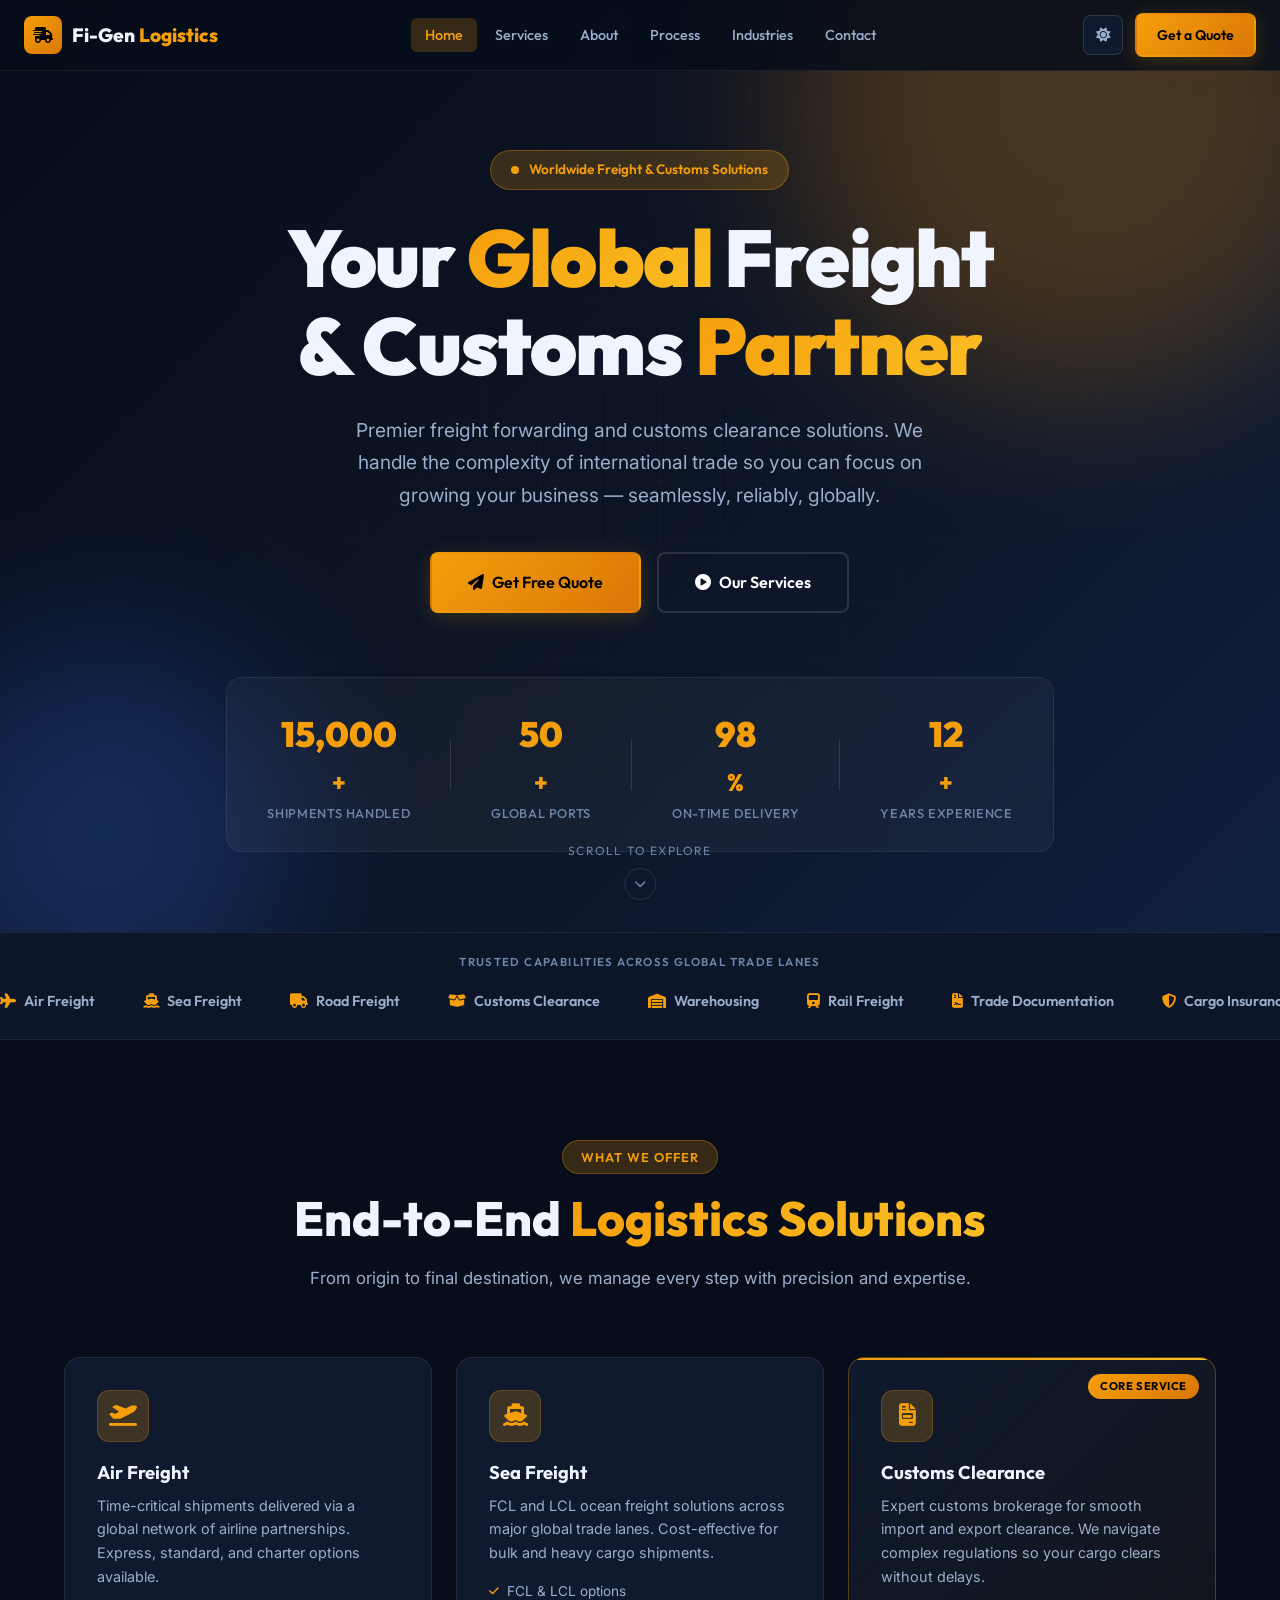
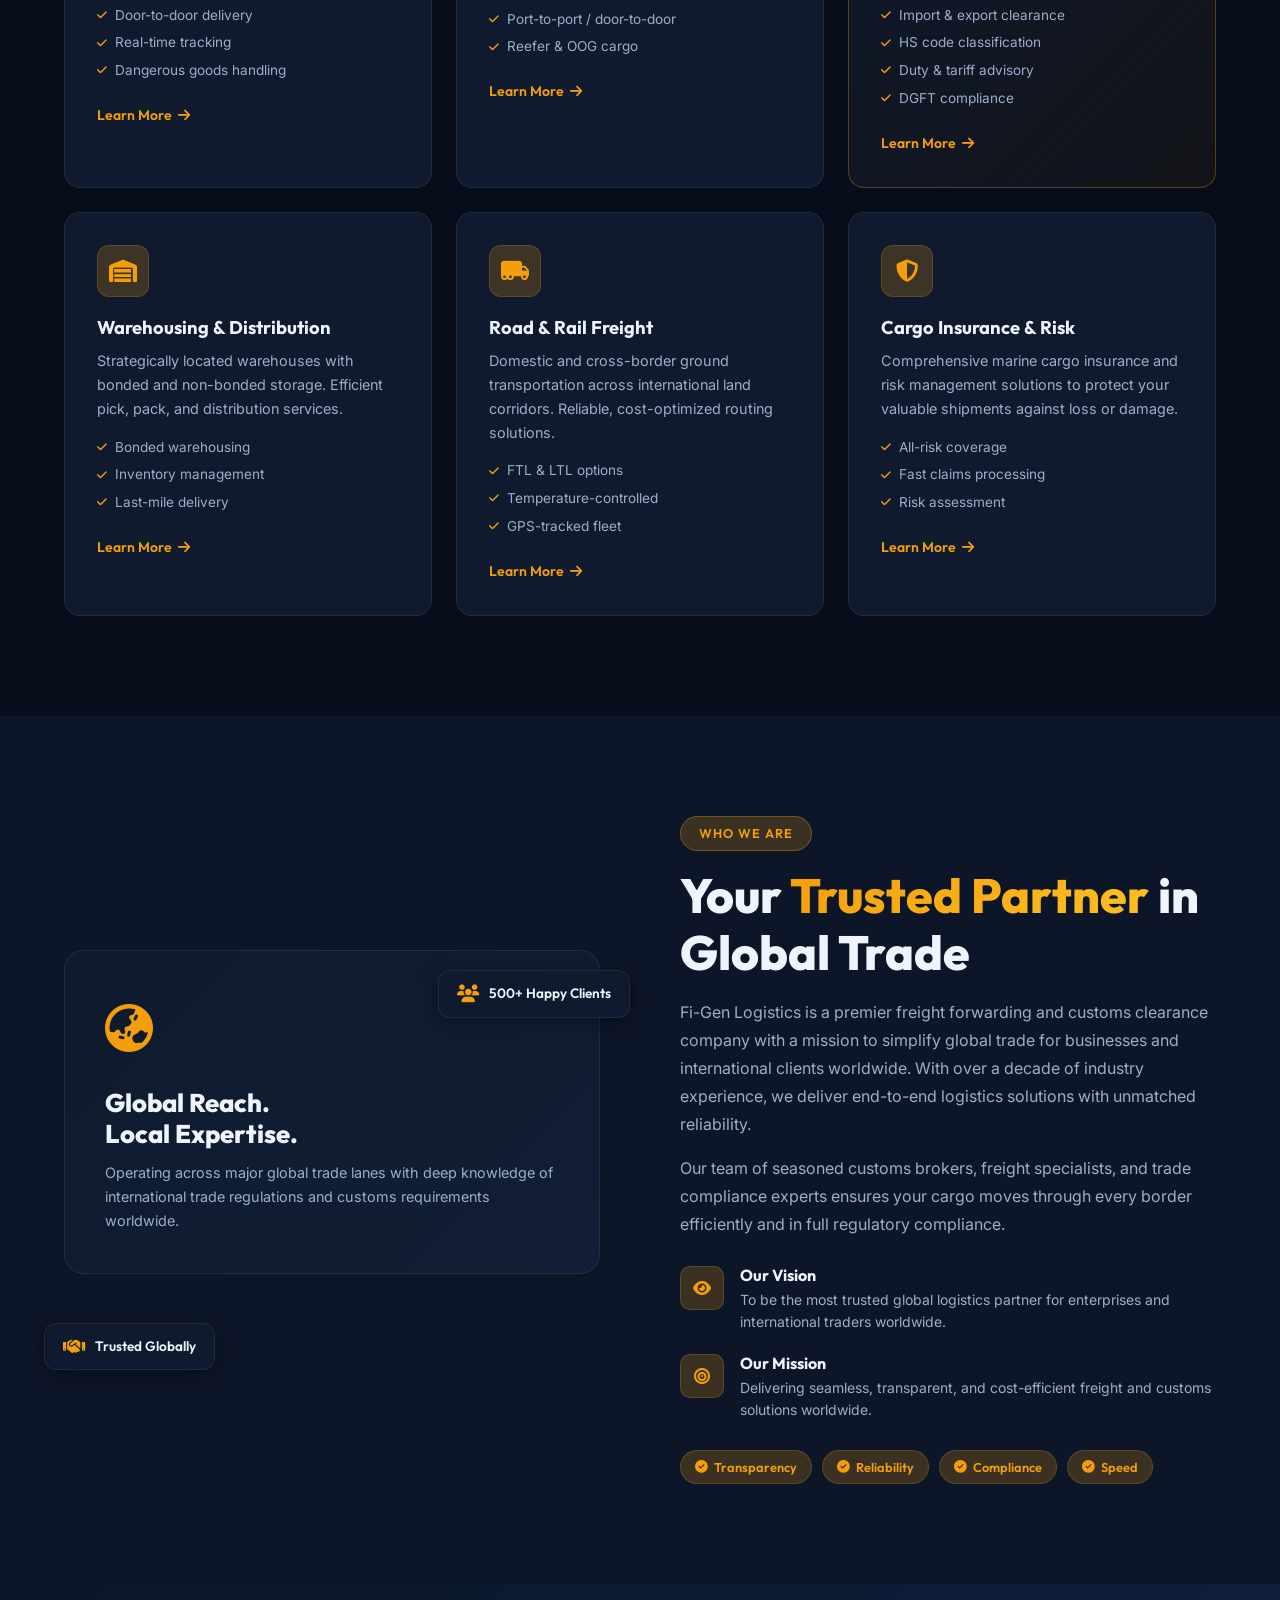
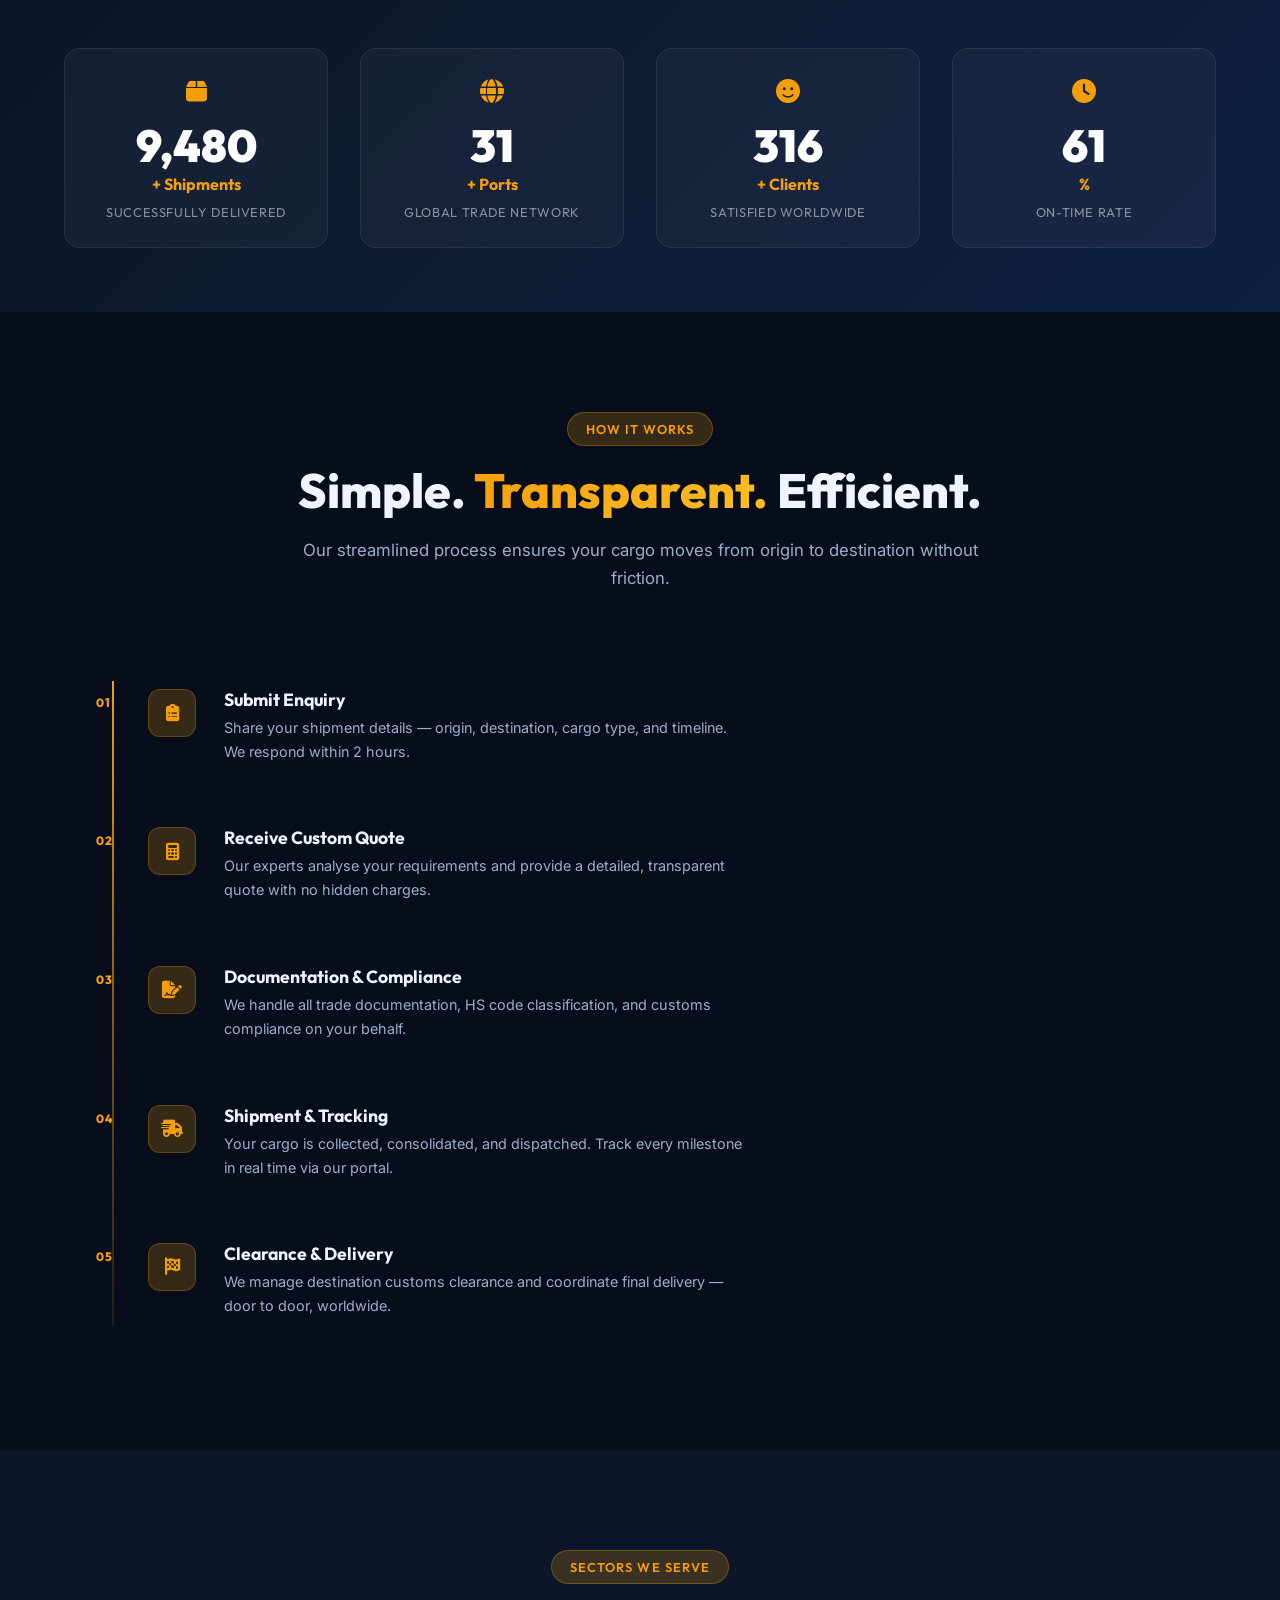
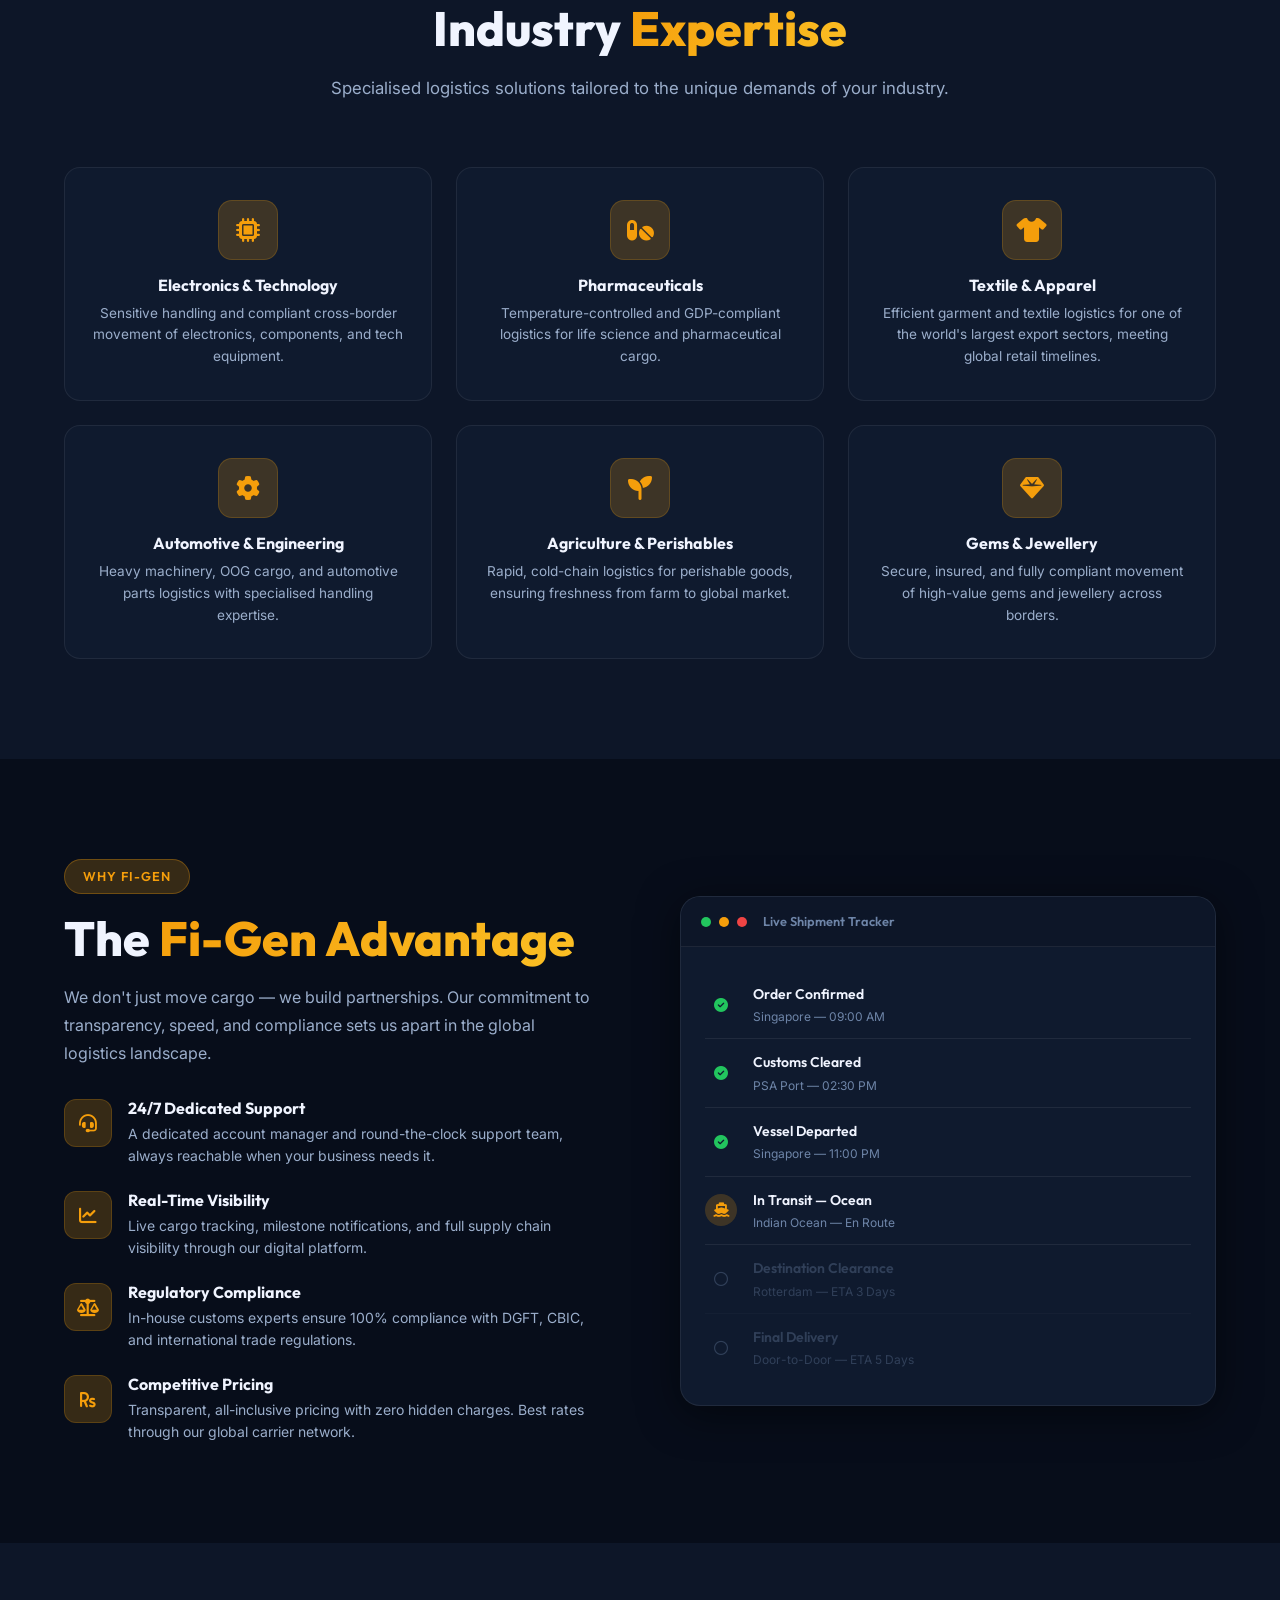
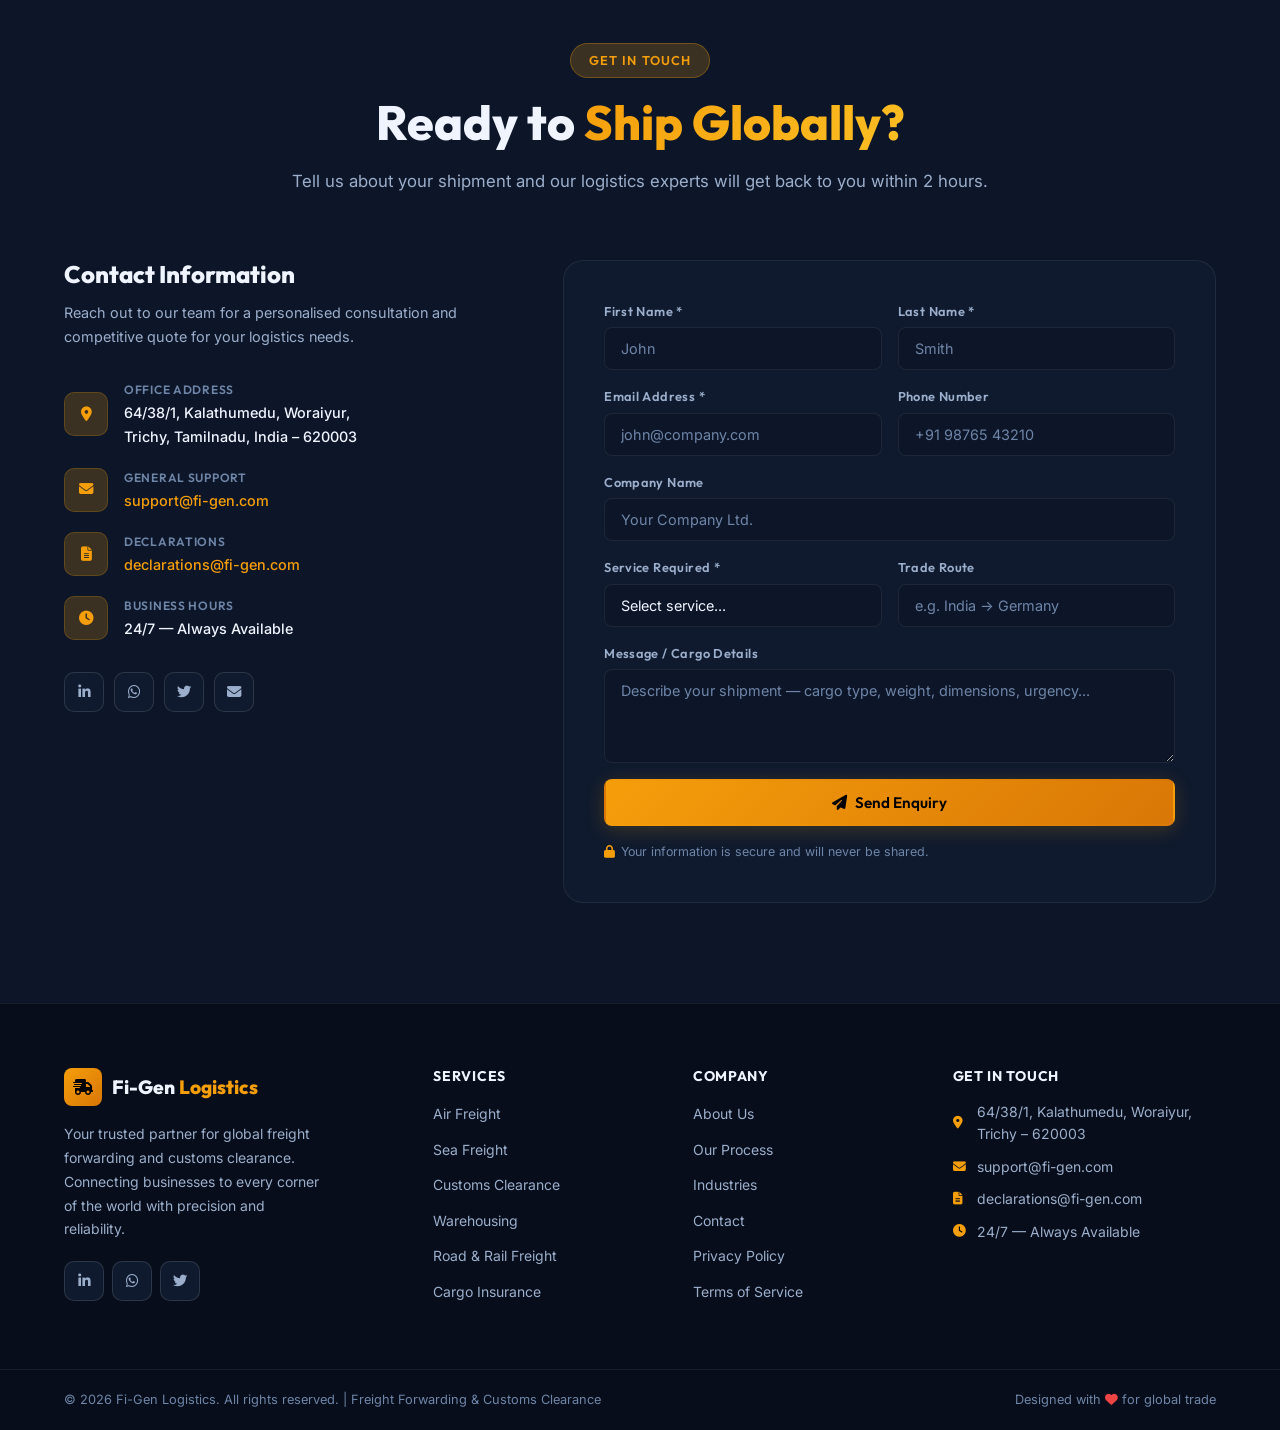
<file: index-seo-ready.html>
<!DOCTYPE html>
<html lang="en" data-theme="dark">
<head>
  <meta charset="UTF-8" />
  <meta name="viewport" content="width=device-width, initial-scale=1.0" />
  <meta name="description" content="Fi-Gen Logistics — Premier freight forwarding and customs clearance solutions connecting businesses to the world. Seamless, reliable, global logistics." />
  <meta name="robots" content="index, follow, max-image-preview:large, max-snippet:-1, max-video-preview:-1" />
  <link rel="canonical" href="https://fi-gen.com/" />

  <!-- Open Graph / Social Sharing -->
  <meta property="og:type" content="website" />
  <meta property="og:url" content="https://fi-gen.com/" />
  <meta property="og:title" content="Fi-Gen Logistics | Global Freight & Customs Clearance" />
  <meta property="og:description" content="Freight forwarding, customs clearance, trade documentation and end-to-end logistics support from Fi-Gen Logistics." />
  <meta property="og:site_name" content="Fi-Gen Logistics" />
  <meta name="twitter:card" content="summary" />
  <meta name="twitter:title" content="Fi-Gen Logistics | Global Freight & Customs Clearance" />
  <meta name="twitter:description" content="Freight forwarding, customs clearance, trade documentation and end-to-end logistics support from Fi-Gen Logistics." />

  <!-- Organization structured data: helps Google understand the business -->
  <script type="application/ld+json">
  {
    "@context": "https://schema.org",
    "@type": "Organization",
    "name": "Fi-Gen Logistics",
    "url": "https://fi-gen.com/",
    "email": "support@fi-gen.com",
    "address": {
      "@type": "PostalAddress",
      "streetAddress": "64/38/1, Kalathumedu, Woraiyur",
      "addressLocality": "Tiruchirappalli",
      "addressRegion": "Tamil Nadu",
      "postalCode": "620003",
      "addressCountry": "IN"
    },
    "contactPoint": [
      {
        "@type": "ContactPoint",
        "contactType": "customer service",
        "email": "support@fi-gen.com",
        "availableLanguage": ["English"]
      },
      {
        "@type": "ContactPoint",
        "contactType": "customs declarations",
        "email": "declarations@fi-gen.com",
        "availableLanguage": ["English"]
      }
    ]
  }
  </script>
  <meta name="keywords" content="freight forwarding, customs clearance, logistics, import, export, air freight, sea freight, India logistics" />
  <title>Fi-Gen Logistics | Global Freight &amp; Customs Clearance</title>
  <link rel="preconnect" href="https://fonts.googleapis.com" />
  <link rel="preconnect" href="https://fonts.gstatic.com" crossorigin />
  <link href="https://fonts.googleapis.com/css2?family=Outfit:wght@300;400;500;600;700;800;900&family=Inter:wght@300;400;500;600&display=swap" rel="stylesheet" />
  <link rel="stylesheet" href="https://cdnjs.cloudflare.com/ajax/libs/font-awesome/6.5.0/css/all.min.css" />
  <link rel="stylesheet" href="style.css" />
</head>
<body>
  <noscript>
    <div style="padding:16px;text-align:center;background:#111;color:#fff;">
      Fi-Gen Logistics provides freight forwarding, customs clearance, trade documentation,
      warehousing and global logistics support.
    </div>
  </noscript>


  <!-- PRELOADER -->
  <div id="preloader">
    <div class="preloader-inner">
      <div class="preloader-logo">
        <span class="pre-icon"><i class="fas fa-globe-asia"></i></span>
        <span class="pre-text">Fi-Gen</span>
      </div>
      <div class="preloader-bar"><div class="preloader-fill"></div></div>
    </div>
  </div>

  <!-- NAVBAR -->
  <nav id="navbar">
    <div class="nav-container">
      <a href="#home" class="nav-logo">
        <span class="logo-icon"><i class="fas fa-shipping-fast"></i></span>
        <span class="logo-text">Fi-Gen <span class="logo-accent">Logistics</span></span>
      </a>
      <ul class="nav-links" id="navLinks">
        <li><a href="#home" class="nav-link active">Home</a></li>
        <li><a href="#services" class="nav-link">Services</a></li>
        <li><a href="#about" class="nav-link">About</a></li>
        <li><a href="#process" class="nav-link">Process</a></li>
        <li><a href="#industries" class="nav-link">Industries</a></li>
        <li><a href="#contact" class="nav-link">Contact</a></li>
      </ul>
      <div class="nav-actions">
        <button id="themeToggle" class="theme-toggle" aria-label="Toggle theme">
          <span class="theme-icon sun"><i class="fas fa-sun"></i></span>
          <span class="theme-icon moon"><i class="fas fa-moon"></i></span>
        </button>
        <a href="#contact" class="btn btn-primary nav-cta">Get a Quote</a>
        <button class="hamburger" id="hamburger" aria-label="Menu">
          <span></span><span></span><span></span>
        </button>
      </div>
    </div>
  </nav>

  <!-- HERO -->
  <section id="home" class="hero">
    <div class="hero-bg">
      <div class="hero-orb hero-orb-1"></div>
      <div class="hero-orb hero-orb-2"></div>
      <div class="hero-grid"></div>
    </div>
    <div class="hero-container">
      <div class="hero-badge reveal-up">
        <span class="badge-dot"></span>
        <span>Worldwide Freight &amp; Customs Solutions</span>
      </div>
      <h1 class="hero-title reveal-up">
        Your <span class="gradient-text">Global</span> Freight<br />
        &amp; Customs <span class="gradient-text">Partner</span>
      </h1>
      <p class="hero-subtitle reveal-up">
        Premier freight forwarding and customs clearance solutions. We handle the complexity of international trade so you can focus on growing your business &mdash; seamlessly, reliably, globally.
      </p>
      <div class="hero-actions reveal-up">
        <a href="#contact" class="btn btn-primary btn-lg"><i class="fas fa-paper-plane"></i> Get Free Quote</a>
        <a href="#services" class="btn btn-ghost btn-lg"><i class="fas fa-play-circle"></i> Our Services</a>
      </div>
      <div class="hero-stats reveal-up">
        <div class="hero-stat">
          <span class="stat-num" data-target="15000">0</span><span class="stat-suffix">+</span>
          <span class="stat-label">Shipments Handled</span>
        </div>
        <div class="stat-divider"></div>
        <div class="hero-stat">
          <span class="stat-num" data-target="50">0</span><span class="stat-suffix">+</span>
          <span class="stat-label">Global Ports</span>
        </div>
        <div class="stat-divider"></div>
        <div class="hero-stat">
          <span class="stat-num" data-target="98">0</span><span class="stat-suffix">%</span>
          <span class="stat-label">On-Time Delivery</span>
        </div>
        <div class="stat-divider"></div>
        <div class="hero-stat">
          <span class="stat-num" data-target="12">0</span><span class="stat-suffix">+</span>
          <span class="stat-label">Years Experience</span>
        </div>
      </div>
    </div>
    <div class="hero-scroll-hint">
      <span>Scroll to explore</span>
      <div class="scroll-arrow"><i class="fas fa-chevron-down"></i></div>
    </div>
  </section>

  <!-- MARQUEE -->
  <div class="marquee-section">
    <div class="marquee-label">Trusted Capabilities Across Global Trade Lanes</div>
    <div class="marquee-track">
      <div class="marquee-inner">
        <span class="marquee-item"><i class="fas fa-plane"></i> Air Freight</span>
        <span class="marquee-item"><i class="fas fa-ship"></i> Sea Freight</span>
        <span class="marquee-item"><i class="fas fa-truck"></i> Road Freight</span>
        <span class="marquee-item"><i class="fas fa-box-open"></i> Customs Clearance</span>
        <span class="marquee-item"><i class="fas fa-warehouse"></i> Warehousing</span>
        <span class="marquee-item"><i class="fas fa-train"></i> Rail Freight</span>
        <span class="marquee-item"><i class="fas fa-file-contract"></i> Trade Documentation</span>
        <span class="marquee-item"><i class="fas fa-shield-alt"></i> Cargo Insurance</span>
        <span class="marquee-item"><i class="fas fa-plane"></i> Air Freight</span>
        <span class="marquee-item"><i class="fas fa-ship"></i> Sea Freight</span>
        <span class="marquee-item"><i class="fas fa-truck"></i> Road Freight</span>
        <span class="marquee-item"><i class="fas fa-box-open"></i> Customs Clearance</span>
        <span class="marquee-item"><i class="fas fa-warehouse"></i> Warehousing</span>
        <span class="marquee-item"><i class="fas fa-train"></i> Rail Freight</span>
        <span class="marquee-item"><i class="fas fa-file-contract"></i> Trade Documentation</span>
        <span class="marquee-item"><i class="fas fa-shield-alt"></i> Cargo Insurance</span>
      </div>
    </div>
  </div>

  <!-- SERVICES -->
  <section id="services" class="section services-section">
    <div class="container">
      <div class="section-header reveal-up">
        <div class="section-tag">What We Offer</div>
        <h2 class="section-title">End-to-End <span class="gradient-text">Logistics Solutions</span></h2>
        <p class="section-subtitle">From origin to final destination, we manage every step with precision and expertise.</p>
      </div>
      <div class="services-grid">
        <div class="service-card reveal-up" data-delay="0">
          <div class="service-icon-wrap"><div class="service-icon"><i class="fas fa-plane-departure"></i></div></div>
          <h3 class="service-title">Air Freight</h3>
          <p class="service-desc">Time-critical shipments delivered via a global network of airline partnerships. Express, standard, and charter options available.</p>
          <ul class="service-features">
            <li><i class="fas fa-check"></i> Door-to-door delivery</li>
            <li><i class="fas fa-check"></i> Real-time tracking</li>
            <li><i class="fas fa-check"></i> Dangerous goods handling</li>
          </ul>
          <a href="#contact" class="service-link">Learn More <i class="fas fa-arrow-right"></i></a>
        </div>
        <div class="service-card reveal-up" data-delay="100">
          <div class="service-icon-wrap"><div class="service-icon"><i class="fas fa-ship"></i></div></div>
          <h3 class="service-title">Sea Freight</h3>
          <p class="service-desc">FCL and LCL ocean freight solutions across major global trade lanes. Cost-effective for bulk and heavy cargo shipments.</p>
          <ul class="service-features">
            <li><i class="fas fa-check"></i> FCL &amp; LCL options</li>
            <li><i class="fas fa-check"></i> Port-to-port / door-to-door</li>
            <li><i class="fas fa-check"></i> Reefer &amp; OOG cargo</li>
          </ul>
          <a href="#contact" class="service-link">Learn More <i class="fas fa-arrow-right"></i></a>
        </div>
        <div class="service-card reveal-up card-featured" data-delay="200">
          <div class="featured-badge">Core Service</div>
          <div class="service-icon-wrap"><div class="service-icon"><i class="fas fa-file-invoice"></i></div></div>
          <h3 class="service-title">Customs Clearance</h3>
          <p class="service-desc">Expert customs brokerage for smooth import and export clearance. We navigate complex regulations so your cargo clears without delays.</p>
          <ul class="service-features">
            <li><i class="fas fa-check"></i> Import &amp; export clearance</li>
            <li><i class="fas fa-check"></i> HS code classification</li>
            <li><i class="fas fa-check"></i> Duty &amp; tariff advisory</li>
            <li><i class="fas fa-check"></i> DGFT compliance</li>
          </ul>
          <a href="#contact" class="service-link">Learn More <i class="fas fa-arrow-right"></i></a>
        </div>
        <div class="service-card reveal-up" data-delay="300">
          <div class="service-icon-wrap"><div class="service-icon"><i class="fas fa-warehouse"></i></div></div>
          <h3 class="service-title">Warehousing &amp; Distribution</h3>
          <p class="service-desc">Strategically located warehouses with bonded and non-bonded storage. Efficient pick, pack, and distribution services.</p>
          <ul class="service-features">
            <li><i class="fas fa-check"></i> Bonded warehousing</li>
            <li><i class="fas fa-check"></i> Inventory management</li>
            <li><i class="fas fa-check"></i> Last-mile delivery</li>
          </ul>
          <a href="#contact" class="service-link">Learn More <i class="fas fa-arrow-right"></i></a>
        </div>
        <div class="service-card reveal-up" data-delay="400">
          <div class="service-icon-wrap"><div class="service-icon"><i class="fas fa-truck-moving"></i></div></div>
          <h3 class="service-title">Road &amp; Rail Freight</h3>
          <p class="service-desc">Domestic and cross-border ground transportation across international land corridors. Reliable, cost-optimized routing solutions.</p>
          <ul class="service-features">
            <li><i class="fas fa-check"></i> FTL &amp; LTL options</li>
            <li><i class="fas fa-check"></i> Temperature-controlled</li>
            <li><i class="fas fa-check"></i> GPS-tracked fleet</li>
          </ul>
          <a href="#contact" class="service-link">Learn More <i class="fas fa-arrow-right"></i></a>
        </div>
        <div class="service-card reveal-up" data-delay="500">
          <div class="service-icon-wrap"><div class="service-icon"><i class="fas fa-shield-alt"></i></div></div>
          <h3 class="service-title">Cargo Insurance &amp; Risk</h3>
          <p class="service-desc">Comprehensive marine cargo insurance and risk management solutions to protect your valuable shipments against loss or damage.</p>
          <ul class="service-features">
            <li><i class="fas fa-check"></i> All-risk coverage</li>
            <li><i class="fas fa-check"></i> Fast claims processing</li>
            <li><i class="fas fa-check"></i> Risk assessment</li>
          </ul>
          <a href="#contact" class="service-link">Learn More <i class="fas fa-arrow-right"></i></a>
        </div>
      </div>
    </div>
  </section>

  <!-- ABOUT -->
  <section id="about" class="section about-section">
    <div class="container">
      <div class="about-grid">
        <div class="about-visual reveal-left">
          <div class="about-card-main">
            <div class="about-card-icon"><i class="fas fa-globe-asia"></i></div>
            <h3>Global Reach.<br/>Local Expertise.</h3>
            <p>Operating across major global trade lanes with deep knowledge of international trade regulations and customs requirements worldwide.</p>
          </div>
          <div class="about-floating-card card-f1 reveal-up">
            <i class="fas fa-handshake"></i>
            <span>Trusted Globally</span>
          </div>
          <div class="about-floating-card card-f2 reveal-up">
            <i class="fas fa-users"></i>
            <span>500+ Happy Clients</span>
          </div>
        </div>
        <div class="about-content reveal-right">
          <div class="section-tag">Who We Are</div>
          <h2 class="section-title">Your <span class="gradient-text">Trusted Partner</span> in Global Trade</h2>
          <p class="about-text">Fi-Gen Logistics is a premier freight forwarding and customs clearance company with a mission to simplify global trade for businesses and international clients worldwide. With over a decade of industry experience, we deliver end-to-end logistics solutions with unmatched reliability.</p>
          <p class="about-text">Our team of seasoned customs brokers, freight specialists, and trade compliance experts ensures your cargo moves through every border efficiently and in full regulatory compliance.</p>
          <div class="about-pillars">
            <div class="pillar">
              <div class="pillar-icon"><i class="fas fa-eye"></i></div>
              <div>
                <h4>Our Vision</h4>
                <p>To be the most trusted global logistics partner for enterprises and international traders worldwide.</p>
              </div>
            </div>
            <div class="pillar">
              <div class="pillar-icon"><i class="fas fa-bullseye"></i></div>
              <div>
                <h4>Our Mission</h4>
                <p>Delivering seamless, transparent, and cost-efficient freight and customs solutions worldwide.</p>
              </div>
            </div>
          </div>
          <div class="about-values">
            <div class="value-tag"><i class="fas fa-check-circle"></i> Transparency</div>
            <div class="value-tag"><i class="fas fa-check-circle"></i> Reliability</div>
            <div class="value-tag"><i class="fas fa-check-circle"></i> Compliance</div>
            <div class="value-tag"><i class="fas fa-check-circle"></i> Speed</div>
          </div>
        </div>
      </div>
    </div>
  </section>

  <!-- STATS BAND -->
  <section class="stats-band">
    <div class="container">
      <div class="stats-grid">
        <div class="stat-item reveal-up">
          <div class="stat-icon"><i class="fas fa-box"></i></div>
          <div class="stat-number counter" data-target="15000">0</div>
          <div class="stat-suffix-text">+ Shipments</div>
          <div class="stat-desc">Successfully Delivered</div>
        </div>
        <div class="stat-item reveal-up" data-delay="100">
          <div class="stat-icon"><i class="fas fa-globe"></i></div>
          <div class="stat-number counter" data-target="50">0</div>
          <div class="stat-suffix-text">+ Ports</div>
          <div class="stat-desc">Global Trade Network</div>
        </div>
        <div class="stat-item reveal-up" data-delay="200">
          <div class="stat-icon"><i class="fas fa-smile"></i></div>
          <div class="stat-number counter" data-target="500">0</div>
          <div class="stat-suffix-text">+ Clients</div>
          <div class="stat-desc">Satisfied Worldwide</div>
        </div>
        <div class="stat-item reveal-up" data-delay="300">
          <div class="stat-icon"><i class="fas fa-clock"></i></div>
          <div class="stat-number counter" data-target="98">0</div>
          <div class="stat-suffix-text">%</div>
          <div class="stat-desc">On-Time Rate</div>
        </div>
      </div>
    </div>
  </section>

  <!-- PROCESS -->
  <section id="process" class="section process-section">
    <div class="container">
      <div class="section-header reveal-up">
        <div class="section-tag">How It Works</div>
        <h2 class="section-title">Simple. <span class="gradient-text">Transparent.</span> Efficient.</h2>
        <p class="section-subtitle">Our streamlined process ensures your cargo moves from origin to destination without friction.</p>
      </div>
      <div class="process-timeline">
        <div class="process-line"></div>
        <div class="process-step reveal-up" data-delay="0">
          <div class="step-number">01</div>
          <div class="step-icon"><i class="fas fa-clipboard-list"></i></div>
          <div class="step-content">
            <h3>Submit Enquiry</h3>
            <p>Share your shipment details — origin, destination, cargo type, and timeline. We respond within 2 hours.</p>
          </div>
        </div>
        <div class="process-step reveal-up" data-delay="150">
          <div class="step-number">02</div>
          <div class="step-icon"><i class="fas fa-calculator"></i></div>
          <div class="step-content">
            <h3>Receive Custom Quote</h3>
            <p>Our experts analyse your requirements and provide a detailed, transparent quote with no hidden charges.</p>
          </div>
        </div>
        <div class="process-step reveal-up" data-delay="300">
          <div class="step-number">03</div>
          <div class="step-icon"><i class="fas fa-file-signature"></i></div>
          <div class="step-content">
            <h3>Documentation &amp; Compliance</h3>
            <p>We handle all trade documentation, HS code classification, and customs compliance on your behalf.</p>
          </div>
        </div>
        <div class="process-step reveal-up" data-delay="450">
          <div class="step-number">04</div>
          <div class="step-icon"><i class="fas fa-shipping-fast"></i></div>
          <div class="step-content">
            <h3>Shipment &amp; Tracking</h3>
            <p>Your cargo is collected, consolidated, and dispatched. Track every milestone in real time via our portal.</p>
          </div>
        </div>
        <div class="process-step reveal-up" data-delay="600">
          <div class="step-number">05</div>
          <div class="step-icon"><i class="fas fa-flag-checkered"></i></div>
          <div class="step-content">
            <h3>Clearance &amp; Delivery</h3>
            <p>We manage destination customs clearance and coordinate final delivery — door to door, worldwide.</p>
          </div>
        </div>
      </div>
    </div>
  </section>

  <!-- INDUSTRIES -->
  <section id="industries" class="section industries-section">
    <div class="container">
      <div class="section-header reveal-up">
        <div class="section-tag">Sectors We Serve</div>
        <h2 class="section-title">Industry <span class="gradient-text">Expertise</span></h2>
        <p class="section-subtitle">Specialised logistics solutions tailored to the unique demands of your industry.</p>
      </div>
      <div class="industries-grid">
        <div class="industry-card reveal-up" data-delay="0">
          <div class="industry-icon"><i class="fas fa-microchip"></i></div>
          <h4>Electronics &amp; Technology</h4>
          <p>Sensitive handling and compliant cross-border movement of electronics, components, and tech equipment.</p>
        </div>
        <div class="industry-card reveal-up" data-delay="100">
          <div class="industry-icon"><i class="fas fa-pills"></i></div>
          <h4>Pharmaceuticals</h4>
          <p>Temperature-controlled and GDP-compliant logistics for life science and pharmaceutical cargo.</p>
        </div>
        <div class="industry-card reveal-up" data-delay="200">
          <div class="industry-icon"><i class="fas fa-tshirt"></i></div>
          <h4>Textile &amp; Apparel</h4>
          <p>Efficient garment and textile logistics for one of the world's largest export sectors, meeting global retail timelines.</p>
        </div>
        <div class="industry-card reveal-up" data-delay="300">
          <div class="industry-icon"><i class="fas fa-cog"></i></div>
          <h4>Automotive &amp; Engineering</h4>
          <p>Heavy machinery, OOG cargo, and automotive parts logistics with specialised handling expertise.</p>
        </div>
        <div class="industry-card reveal-up" data-delay="400">
          <div class="industry-icon"><i class="fas fa-seedling"></i></div>
          <h4>Agriculture &amp; Perishables</h4>
          <p>Rapid, cold-chain logistics for perishable goods, ensuring freshness from farm to global market.</p>
        </div>
        <div class="industry-card reveal-up" data-delay="500">
          <div class="industry-icon"><i class="fas fa-gem"></i></div>
          <h4>Gems &amp; Jewellery</h4>
          <p>Secure, insured, and fully compliant movement of high-value gems and jewellery across borders.</p>
        </div>
      </div>
    </div>
  </section>

  <!-- WHY US -->
  <section class="section why-section">
    <div class="container">
      <div class="why-grid">
        <div class="why-content reveal-left">
          <div class="section-tag">Why Fi-Gen</div>
          <h2 class="section-title">The <span class="gradient-text">Fi-Gen Advantage</span></h2>
          <p class="why-text">We don't just move cargo &mdash; we build partnerships. Our commitment to transparency, speed, and compliance sets us apart in the global logistics landscape.</p>
          <div class="why-list">
            <div class="why-item">
              <div class="why-item-icon"><i class="fas fa-headset"></i></div>
              <div>
                <h4>24/7 Dedicated Support</h4>
                <p>A dedicated account manager and round-the-clock support team, always reachable when your business needs it.</p>
              </div>
            </div>
            <div class="why-item">
              <div class="why-item-icon"><i class="fas fa-chart-line"></i></div>
              <div>
                <h4>Real-Time Visibility</h4>
                <p>Live cargo tracking, milestone notifications, and full supply chain visibility through our digital platform.</p>
              </div>
            </div>
            <div class="why-item">
              <div class="why-item-icon"><i class="fas fa-balance-scale"></i></div>
              <div>
                <h4>Regulatory Compliance</h4>
                <p>In-house customs experts ensure 100% compliance with DGFT, CBIC, and international trade regulations.</p>
              </div>
            </div>
            <div class="why-item">
              <div class="why-item-icon"><i class="fas fa-rupee-sign"></i></div>
              <div>
                <h4>Competitive Pricing</h4>
                <p>Transparent, all-inclusive pricing with zero hidden charges. Best rates through our global carrier network.</p>
              </div>
            </div>
          </div>
        </div>
        <div class="why-visual reveal-right">
          <div class="why-feature-card">
            <div class="wfc-header">
              <span class="wfc-dot green"></span>
              <span class="wfc-dot orange"></span>
              <span class="wfc-dot red"></span>
              <span class="wfc-title">Live Shipment Tracker</span>
            </div>
            <div class="wfc-body">
              <div class="track-item active">
                <div class="track-icon"><i class="fas fa-check-circle"></i></div>
                <div class="track-info">
                  <span class="track-label">Order Confirmed</span>
                  <span class="track-time">Singapore &mdash; 09:00 AM</span>
                </div>
              </div>
              <div class="track-item active">
                <div class="track-icon"><i class="fas fa-check-circle"></i></div>
                <div class="track-info">
                  <span class="track-label">Customs Cleared</span>
                  <span class="track-time">PSA Port &mdash; 02:30 PM</span>
                </div>
              </div>
              <div class="track-item active">
                <div class="track-icon"><i class="fas fa-check-circle"></i></div>
                <div class="track-info">
                  <span class="track-label">Vessel Departed</span>
                  <span class="track-time">Singapore &mdash; 11:00 PM</span>
                </div>
              </div>
              <div class="track-item current">
                <div class="track-icon pulse-icon"><i class="fas fa-ship"></i></div>
                <div class="track-info">
                  <span class="track-label">In Transit &mdash; Ocean</span>
                  <span class="track-time">Indian Ocean &mdash; En Route</span>
                </div>
              </div>
              <div class="track-item pending">
                <div class="track-icon"><i class="far fa-circle"></i></div>
                <div class="track-info">
                  <span class="track-label">Destination Clearance</span>
                  <span class="track-time">Rotterdam &mdash; ETA 3 Days</span>
                </div>
              </div>
              <div class="track-item pending">
                <div class="track-icon"><i class="far fa-circle"></i></div>
                <div class="track-info">
                  <span class="track-label">Final Delivery</span>
                  <span class="track-time">Door-to-Door &mdash; ETA 5 Days</span>
                </div>
              </div>
            </div>
          </div>
        </div>
      </div>
    </div>
  </section>

  <!-- CONTACT -->
  <section id="contact" class="section contact-section">
    <div class="container">
      <div class="section-header reveal-up">
        <div class="section-tag">Get In Touch</div>
        <h2 class="section-title">Ready to <span class="gradient-text">Ship Globally?</span></h2>
        <p class="section-subtitle">Tell us about your shipment and our logistics experts will get back to you within 2 hours.</p>
      </div>
      <div class="contact-grid">
        <div class="contact-info reveal-left">
          <h3>Contact Information</h3>
          <p>Reach out to our team for a personalised consultation and competitive quote for your logistics needs.</p>
          <div class="contact-items">
            <div class="contact-item">
              <div class="ci-icon"><i class="fas fa-map-marker-alt"></i></div>
              <div>
                <span class="ci-label">Office Address</span>
                <span class="ci-value">64/38/1, Kalathumedu, Woraiyur,<br>Trichy, Tamilnadu, India &ndash; 620003</span>
              </div>
            </div>
            <div class="contact-item">
              <div class="ci-icon"><i class="fas fa-envelope"></i></div>
              <div>
                <span class="ci-label">General Support</span>
                <span class="ci-value"><a href="mailto:support@fi-gen.com">support@fi-gen.com</a></span>
              </div>
            </div>
            <div class="contact-item">
              <div class="ci-icon"><i class="fas fa-file-alt"></i></div>
              <div>
                <span class="ci-label">Declarations</span>
                <span class="ci-value"><a href="mailto:declarations@fi-gen.com">declarations@fi-gen.com</a></span>
              </div>
            </div>
            <div class="contact-item">
              <div class="ci-icon"><i class="fas fa-clock"></i></div>
              <div>
                <span class="ci-label">Business Hours</span>
                <span class="ci-value">24/7 &mdash; Always Available</span>
              </div>
            </div>
          </div>
          <div class="contact-social">
            <a href="#" class="social-link" aria-label="LinkedIn"><i class="fab fa-linkedin-in"></i></a>
            <a href="#" class="social-link" aria-label="WhatsApp"><i class="fab fa-whatsapp"></i></a>
            <a href="#" class="social-link" aria-label="Twitter"><i class="fab fa-twitter"></i></a>
            <a href="#" class="social-link" aria-label="Email"><i class="fas fa-envelope"></i></a>
          </div>
        </div>
        <div class="contact-form-wrap reveal-right">
          <form class="contact-form" id="contactForm" action="https://formsubmit.co/el/raxoji" method="POST" novalidate>
            <input type="hidden" name="_subject" value="New Enquiry — Fi-Gen Logistics" />
            <input type="hidden" name="_cc" value="declarations@fi-gen.com" />
            <input type="hidden" name="_captcha" value="false" />
            <input type="hidden" name="_template" value="table" />
            <input type="hidden" name="_next" value="" id="formNextUrl" />
            <div class="form-row">
              <div class="form-group">
                <label for="firstName">First Name *</label>
                <input type="text" id="firstName" name="firstName" placeholder="John" required />
              </div>
              <div class="form-group">
                <label for="lastName">Last Name *</label>
                <input type="text" id="lastName" name="lastName" placeholder="Smith" required />
              </div>
            </div>
            <div class="form-row">
              <div class="form-group">
                <label for="email">Email Address *</label>
                <input type="email" id="email" name="email" placeholder="john@company.com" required />
              </div>
              <div class="form-group">
                <label for="phone">Phone Number</label>
                <input type="tel" id="phone" name="phone" placeholder="+91 98765 43210" />
              </div>
            </div>
            <div class="form-group">
              <label for="company">Company Name</label>
              <input type="text" id="company" name="company" placeholder="Your Company Ltd." />
            </div>
            <div class="form-row">
              <div class="form-group">
                <label for="service">Service Required *</label>
                <select id="service" name="service" required>
                  <option value="" disabled selected>Select service...</option>
                  <option value="air">Air Freight</option>
                  <option value="sea">Sea Freight</option>
                  <option value="customs">Customs Clearance</option>
                  <option value="warehouse">Warehousing</option>
                  <option value="road">Road / Rail Freight</option>
                  <option value="insurance">Cargo Insurance</option>
                  <option value="other">Other</option>
                </select>
              </div>
              <div class="form-group">
                <label for="route">Trade Route</label>
                <input type="text" id="route" name="route" placeholder="e.g. India &rarr; Germany" />
              </div>
            </div>
            <div class="form-group">
              <label for="message">Message / Cargo Details</label>
              <textarea id="message" name="message" rows="4" placeholder="Describe your shipment — cargo type, weight, dimensions, urgency..."></textarea>
            </div>
            <button type="submit" class="btn btn-primary btn-full">
              <i class="fas fa-paper-plane"></i> Send Enquiry
            </button>
            <div class="form-note"><i class="fas fa-lock"></i> Your information is secure and will never be shared.</div>
          </form>
          <div class="form-success" id="formSuccess">
            <div class="success-icon"><i class="fas fa-check-circle"></i></div>
            <h3>Enquiry Sent!</h3>
            <p>Thank you. Our logistics team will contact you within 2 business hours.</p>
          </div>
        </div>
      </div>
    </div>
  </section>

  <!-- FOOTER -->
  <footer class="footer">
    <div class="footer-top">
      <div class="container">
        <div class="footer-grid">
          <div class="footer-brand">
            <a href="#home" class="nav-logo">
              <span class="logo-icon"><i class="fas fa-shipping-fast"></i></span>
              <span class="logo-text">Fi-Gen <span class="logo-accent">Logistics</span></span>
            </a>
            <p class="footer-brand-desc">Your trusted partner for global freight forwarding and customs clearance. Connecting businesses to every corner of the world with precision and reliability.</p>
            <div class="footer-social">
              <a href="#" class="social-link" aria-label="LinkedIn"><i class="fab fa-linkedin-in"></i></a>
              <a href="#" class="social-link" aria-label="WhatsApp"><i class="fab fa-whatsapp"></i></a>
              <a href="#" class="social-link" aria-label="Twitter"><i class="fab fa-twitter"></i></a>
            </div>
          </div>
          <div class="footer-links-col">
            <h4>Services</h4>
            <ul>
              <li><a href="#services">Air Freight</a></li>
              <li><a href="#services">Sea Freight</a></li>
              <li><a href="#services">Customs Clearance</a></li>
              <li><a href="#services">Warehousing</a></li>
              <li><a href="#services">Road &amp; Rail Freight</a></li>
              <li><a href="#services">Cargo Insurance</a></li>
            </ul>
          </div>
          <div class="footer-links-col">
            <h4>Company</h4>
            <ul>
              <li><a href="#about">About Us</a></li>
              <li><a href="#process">Our Process</a></li>
              <li><a href="#industries">Industries</a></li>
              <li><a href="#contact">Contact</a></li>
              <li><a href="#">Privacy Policy</a></li>
              <li><a href="#">Terms of Service</a></li>
            </ul>
          </div>
          <div class="footer-links-col">
            <h4>Get In Touch</h4>
            <ul class="footer-contact-list">
              <li><i class="fas fa-map-marker-alt"></i> 64/38/1, Kalathumedu, Woraiyur, Trichy &ndash; 620003</li>
              <li><i class="fas fa-envelope"></i> support@fi-gen.com</li>
              <li><i class="fas fa-file-alt"></i> declarations@fi-gen.com</li>
              <li><i class="fas fa-clock"></i> 24/7 &mdash; Always Available</li>
            </ul>
          </div>
        </div>
      </div>
    </div>
    <div class="footer-bottom">
      <div class="container">
        <p class="footer-copy">&copy; <span id="year"></span> Fi-Gen Logistics. All rights reserved. | Freight Forwarding &amp; Customs Clearance</p>
        <p class="footer-copy-right">Designed with <i class="fas fa-heart"></i> for global trade</p>
      </div>
    </div>
  </footer>

  <button class="back-to-top" id="backToTop" aria-label="Back to top">
    <i class="fas fa-arrow-up"></i>
  </button>

  <script src="script.js"></script>
</body>
</html>
</file>
<file: style.css>
﻿/* ============================================================
   FI-GEN LOGISTICS — CORPORATE CSS
   Fonts: Outfit (headings) + Inter (body)
   Themes: Dark (default) + Light
   ============================================================ */

/* ---------- CSS VARIABLES ---------- */
:root {
  --font-head: 'Outfit', sans-serif;
  --font-body: 'Inter', sans-serif;

  /* Brand */
  --accent:        #f59e0b;
  --accent-light:  #fbbf24;
  --accent-dark:   #d97706;
  --accent-glow:   rgba(245,158,11,0.20);

  /* Transitions */
  --tr: 0.3s ease;
}

/* DARK THEME */
[data-theme="dark"] {
  --bg:          #070d1a;
  --bg-2:        #0d1628;
  --bg-3:        #111e35;
  --bg-card:     #0f1a2e;
  --bg-card-2:   #132038;
  --border:      rgba(255,255,255,0.07);
  --border-2:    rgba(255,255,255,0.12);
  --text:        #f0f4ff;
  --text-2:      #9baecb;
  --text-3:      #6e85a8;
  --navbar-bg:   rgba(7,13,26,0.85);
  --shadow:      0 8px 40px rgba(0,0,0,0.5);
  --shadow-card: 0 4px 24px rgba(0,0,0,0.35);
  --gradient-hero: linear-gradient(135deg, #070d1a 0%, #0d1628 60%, #0f2040 100%);
}

/* LIGHT THEME */
[data-theme="light"] {
  --bg:          #f0f4f8;
  --bg-2:        #e4ecf4;
  --bg-3:        #d8e6f0;
  --bg-card:     #ffffff;
  --bg-card-2:   #f7fbff;
  --border:      rgba(0,0,0,0.07);
  --border-2:    rgba(0,0,0,0.12);
  --text:        #0d1628;
  --text-2:      #374863;
  --text-3:      #6e85a8;
  --navbar-bg:   rgba(240,244,248,0.90);
  --shadow:      0 8px 40px rgba(0,0,0,0.12);
  --shadow-card: 0 4px 24px rgba(0,0,0,0.08);
  --gradient-hero: linear-gradient(135deg, #e8f0fa 0%, #dce8f5 60%, #ccddf0 100%);
}

/* ---------- RESET & BASE ---------- */
*, *::before, *::after { box-sizing: border-box; margin: 0; padding: 0; }

html { scroll-behavior: smooth; font-size: 16px; }

body {
  font-family: var(--font-body);
  background: var(--bg);
  color: var(--text);
  line-height: 1.6;
  transition: background var(--tr), color var(--tr);
  overflow-x: hidden;
}

h1,h2,h3,h4,h5,h6 { font-family: var(--font-head); font-weight: 700; line-height: 1.2; }

a { text-decoration: none; color: inherit; }
ul { list-style: none; }
img { max-width: 100%; display: block; }
button { cursor: pointer; border: none; background: none; font-family: inherit; }
input, textarea, select { font-family: var(--font-body); }

.container {
  max-width: 1200px;
  margin: 0 auto;
  padding: 0 24px;
}

.section { padding: 100px 0; }

/* ---------- GRADIENT TEXT ---------- */
.gradient-text {
  background: linear-gradient(135deg, var(--accent) 0%, var(--accent-light) 100%);
  -webkit-background-clip: text;
  -webkit-text-fill-color: transparent;
  background-clip: text;
}

/* ---------- BUTTONS ---------- */
.btn {
  display: inline-flex;
  align-items: center;
  gap: 8px;
  padding: 12px 28px;
  border-radius: 8px;
  font-family: var(--font-head);
  font-weight: 600;
  font-size: 0.95rem;
  transition: all var(--tr);
  cursor: pointer;
  border: 2px solid transparent;
}

.btn-primary {
  background: linear-gradient(135deg, var(--accent), var(--accent-dark));
  color: #000;
  border-color: transparent;
  box-shadow: 0 4px 20px var(--accent-glow);
}
.btn-primary:hover {
  transform: translateY(-2px);
  box-shadow: 0 8px 32px rgba(245,158,11,0.4);
}

.btn-ghost {
  background: transparent;
  color: var(--text);
  border-color: var(--border-2);
}
[data-theme="dark"] .btn-ghost { color: #fff; }
.btn-ghost:hover {
  border-color: var(--accent);
  color: var(--accent);
  transform: translateY(-2px);
}

.btn-lg { padding: 16px 36px; font-size: 1rem; }
.btn-full { width: 100%; justify-content: center; }

/* ---------- SECTION HEADER ---------- */
.section-header {
  text-align: center;
  max-width: 700px;
  margin: 0 auto 64px;
}

.section-tag {
  display: inline-block;
  background: var(--accent-glow);
  color: var(--accent);
  border: 1px solid rgba(245,158,11,0.3);
  padding: 6px 18px;
  border-radius: 100px;
  font-size: 0.8rem;
  font-weight: 600;
  letter-spacing: 0.08em;
  text-transform: uppercase;
  margin-bottom: 16px;
  font-family: var(--font-head);
}

.section-title {
  font-size: clamp(2rem, 4vw, 3rem);
  font-weight: 800;
  margin-bottom: 16px;
  color: var(--text);
}

.section-subtitle {
  font-size: 1.05rem;
  color: var(--text-2);
  line-height: 1.7;
}

/* ---------- PRELOADER ---------- */
#preloader {
  position: fixed;
  inset: 0;
  background: var(--bg);
  z-index: 9999;
  display: flex;
  align-items: center;
  justify-content: center;
  transition: opacity 0.5s ease, visibility 0.5s ease;
}
#preloader.loaded { opacity: 0; visibility: hidden; }

.preloader-inner { text-align: center; }
.preloader-logo {
  display: flex;
  align-items: center;
  gap: 12px;
  justify-content: center;
  margin-bottom: 28px;
}
.pre-icon { font-size: 2.5rem; color: var(--accent); }
.pre-text {
  font-family: var(--font-head);
  font-size: 2rem;
  font-weight: 800;
  color: var(--text);
}
.preloader-bar {
  width: 200px;
  height: 3px;
  background: var(--border);
  border-radius: 100px;
  overflow: hidden;
  margin: 0 auto;
}
.preloader-fill {
  height: 100%;
  width: 0;
  background: linear-gradient(90deg, var(--accent), var(--accent-light));
  border-radius: 100px;
  animation: fillBar 1.5s ease forwards;
}
@keyframes fillBar { to { width: 100%; } }

/* ---------- NAVBAR ---------- */
#navbar {
  position: fixed;
  top: 0; left: 0; right: 0;
  z-index: 1000;
  background: var(--navbar-bg);
  backdrop-filter: blur(16px);
  -webkit-backdrop-filter: blur(16px);
  border-bottom: 1px solid var(--border);
  transition: all var(--tr);
}
#navbar.scrolled {
  box-shadow: var(--shadow);
}

.nav-container {
  max-width: 1280px;
  margin: 0 auto;
  padding: 0 24px;
  height: 70px;
  display: flex;
  align-items: center;
  justify-content: space-between;
  gap: 24px;
}

.nav-logo {
  display: flex;
  align-items: center;
  gap: 10px;
  text-decoration: none;
}
.logo-icon {
  width: 38px; height: 38px;
  background: linear-gradient(135deg, var(--accent), var(--accent-dark));
  border-radius: 8px;
  display: flex; align-items: center; justify-content: center;
  color: #000;
  font-size: 1rem;
}
.logo-text {
  font-family: var(--font-head);
  font-size: 1.2rem;
  font-weight: 800;
  color: var(--text);
}
.logo-accent { color: var(--accent); }

.nav-links {
  display: flex;
  align-items: center;
  gap: 4px;
  list-style: none;
}
.nav-link {
  padding: 8px 14px;
  border-radius: 6px;
  font-family: var(--font-head);
  font-size: 0.9rem;
  font-weight: 500;
  color: var(--text-2);
  transition: all var(--tr);
}
.nav-link:hover, .nav-link.active {
  color: var(--accent);
  background: var(--accent-glow);
}

.nav-actions {
  display: flex;
  align-items: center;
  gap: 12px;
}

/* Theme Toggle */
.theme-toggle {
  width: 40px; height: 40px;
  border-radius: 8px;
  border: 1px solid var(--border-2);
  background: var(--bg-card);
  display: flex; align-items: center; justify-content: center;
  font-size: 0.9rem;
  color: var(--text-2);
  transition: all var(--tr);
}
.theme-toggle:hover { border-color: var(--accent); color: var(--accent); }
.theme-icon { display: none; }
[data-theme="dark"] .theme-icon.sun { display: block; }
[data-theme="light"] .theme-icon.moon { display: block; }

.nav-cta { padding: 9px 20px; font-size: 0.875rem; }

/* Hamburger */
.hamburger { display: none; flex-direction: column; gap: 5px; }
.hamburger span {
  display: block; width: 22px; height: 2px;
  background: var(--text-2);
  border-radius: 2px;
  transition: all var(--tr);
}
.hamburger.open span:nth-child(1) { transform: translateY(7px) rotate(45deg); }
.hamburger.open span:nth-child(2) { opacity: 0; }
.hamburger.open span:nth-child(3) { transform: translateY(-7px) rotate(-45deg); }

/* ---------- HERO ---------- */
.hero {
  min-height: 100vh;
  display: flex;
  align-items: center;
  position: relative;
  overflow: hidden;
  padding-top: 70px;
}

.hero-bg {
  position: absolute;
  inset: 0;
  background: var(--gradient-hero);
  z-index: 0;
}

.hero-orb {
  position: absolute;
  border-radius: 50%;
  filter: blur(80px);
  opacity: 0.25;
  animation: orbFloat 8s ease-in-out infinite;
}
.hero-orb-1 {
  width: 600px; height: 600px;
  background: radial-gradient(circle, #f59e0b, #d97706);
  top: -200px; right: -100px;
  animation-delay: 0s;
}
.hero-orb-2 {
  width: 400px; height: 400px;
  background: radial-gradient(circle, #3b82f6, #1d4ed8);
  bottom: -100px; left: -100px;
  animation-delay: 3s;
}
@keyframes orbFloat {
  0%, 100% { transform: translateY(0) scale(1); }
  50% { transform: translateY(-30px) scale(1.05); }
}

.hero-grid {
  position: absolute;
  inset: 0;
  background-image:
    linear-gradient(var(--border) 1px, transparent 1px),
    linear-gradient(90deg, var(--border) 1px, transparent 1px);
  background-size: 60px 60px;
  mask-image: radial-gradient(ellipse at center, rgba(0,0,0,0.3) 0%, transparent 70%);
}

.hero-container {
  position: relative;
  z-index: 1;
  max-width: 900px;
  margin: 0 auto;
  padding: 80px 24px;
  text-align: center;
}

.hero-badge {
  display: inline-flex;
  align-items: center;
  gap: 10px;
  background: var(--accent-glow);
  border: 1px solid rgba(245,158,11,0.3);
  padding: 8px 20px;
  border-radius: 100px;
  font-size: 0.85rem;
  font-weight: 600;
  color: var(--accent);
  font-family: var(--font-head);
  margin-bottom: 24px;
}
.badge-dot {
  width: 8px; height: 8px;
  background: var(--accent);
  border-radius: 50%;
  animation: pulse 2s infinite;
}
@keyframes pulse {
  0%, 100% { opacity: 1; transform: scale(1); }
  50% { opacity: 0.5; transform: scale(0.8); }
}

.hero-title {
  font-size: clamp(2.8rem, 7vw, 5rem);
  font-weight: 900;
  line-height: 1.1;
  margin-bottom: 24px;
  color: var(--text);
  letter-spacing: -0.02em;
}

.hero-subtitle {
  font-size: clamp(1rem, 2vw, 1.2rem);
  color: var(--text-2);
  max-width: 620px;
  margin: 0 auto 40px;
  line-height: 1.7;
}

.hero-actions {
  display: flex;
  gap: 16px;
  justify-content: center;
  flex-wrap: wrap;
  margin-bottom: 64px;
}

.hero-stats {
  display: flex;
  align-items: center;
  justify-content: center;
  gap: 40px;
  flex-wrap: wrap;
  background: rgba(255,255,255,0.04);
  border: 1px solid var(--border);
  border-radius: 16px;
  padding: 28px 40px;
  backdrop-filter: blur(8px);
}
[data-theme="light"] .hero-stats { background: rgba(255,255,255,0.6); }

.hero-stat {
  text-align: center;
  position: relative;
}
.stat-num {
  font-family: var(--font-head);
  font-size: 2.2rem;
  font-weight: 900;
  color: var(--accent);
  display: block;
}
.stat-suffix {
  font-family: var(--font-head);
  font-size: 1.5rem;
  font-weight: 800;
  color: var(--accent);
}
.stat-label {
  display: block;
  font-size: 0.8rem;
  color: var(--text-3);
  font-weight: 500;
  margin-top: 2px;
  font-family: var(--font-head);
  text-transform: uppercase;
  letter-spacing: 0.05em;
}
.stat-divider {
  width: 1px; height: 50px;
  background: var(--border-2);
}

.hero-scroll-hint {
  position: absolute;
  bottom: 32px; left: 50%;
  transform: translateX(-50%);
  text-align: center;
  z-index: 1;
}
.hero-scroll-hint span {
  display: block;
  font-size: 0.75rem;
  color: var(--text-3);
  letter-spacing: 0.1em;
  text-transform: uppercase;
  margin-bottom: 8px;
  font-family: var(--font-head);
}
.scroll-arrow {
  width: 32px; height: 32px;
  border-radius: 50%;
  border: 1px solid var(--border-2);
  display: flex; align-items: center; justify-content: center;
  font-size: 0.75rem; color: var(--text-3);
  margin: 0 auto;
  animation: bounceDown 2s infinite;
}
@keyframes bounceDown {
  0%, 100% { transform: translateY(0); }
  50% { transform: translateY(6px); }
}

/* ---------- MARQUEE ---------- */
.marquee-section {
  background: var(--bg-2);
  border-top: 1px solid var(--border);
  border-bottom: 1px solid var(--border);
  padding: 20px 0;
  overflow: hidden;
}
.marquee-label {
  text-align: center;
  font-size: 0.72rem;
  letter-spacing: 0.12em;
  text-transform: uppercase;
  color: var(--text-3);
  margin-bottom: 12px;
  font-family: var(--font-head);
  font-weight: 600;
}
.marquee-track { overflow: hidden; }
.marquee-inner {
  display: flex;
  gap: 48px;
  white-space: nowrap;
  animation: marquee 30s linear infinite;
}
.marquee-item {
  display: inline-flex;
  align-items: center;
  gap: 8px;
  font-family: var(--font-head);
  font-weight: 600;
  font-size: 0.9rem;
  color: var(--text-2);
  padding: 6px 0;
}
.marquee-item i { color: var(--accent); }
@keyframes marquee {
  0% { transform: translateX(0); }
  100% { transform: translateX(-50%); }
}

/* ---------- SERVICES ---------- */
.services-section { background: var(--bg); }

.services-grid {
  display: grid;
  grid-template-columns: repeat(3, 1fr);
  gap: 24px;
}

.service-card {
  background: var(--bg-card);
  border: 1px solid var(--border);
  border-radius: 16px;
  padding: 32px;
  transition: all var(--tr);
  position: relative;
  overflow: hidden;
}
.service-card::before {
  content: '';
  position: absolute;
  top: 0; left: 0; right: 0;
  height: 2px;
  background: linear-gradient(90deg, var(--accent), var(--accent-light));
  transform: scaleX(0);
  transform-origin: left;
  transition: transform var(--tr);
}
.service-card:hover::before { transform: scaleX(1); }
.service-card:hover {
  border-color: rgba(245,158,11,0.2);
  box-shadow: var(--shadow-card), 0 0 0 1px rgba(245,158,11,0.1);
  transform: translateY(-4px);
}

.service-card.card-featured {
  border-color: rgba(245,158,11,0.3);
  background: linear-gradient(135deg, var(--bg-card) 0%, rgba(245,158,11,0.05) 100%);
}
.service-card.card-featured::before { transform: scaleX(1); }

.featured-badge {
  position: absolute;
  top: 16px; right: 16px;
  background: linear-gradient(135deg, var(--accent), var(--accent-dark));
  color: #000;
  font-size: 0.7rem;
  font-weight: 700;
  padding: 4px 12px;
  border-radius: 100px;
  font-family: var(--font-head);
  letter-spacing: 0.05em;
  text-transform: uppercase;
}

.service-icon-wrap { margin-bottom: 20px; }
.service-icon {
  width: 52px; height: 52px;
  background: var(--accent-glow);
  border: 1px solid rgba(245,158,11,0.2);
  border-radius: 12px;
  display: flex; align-items: center; justify-content: center;
  font-size: 1.4rem;
  color: var(--accent);
  transition: all var(--tr);
}
.service-card:hover .service-icon {
  background: linear-gradient(135deg, var(--accent), var(--accent-dark));
  color: #000;
  border-color: transparent;
}

.service-title {
  font-size: 1.15rem;
  font-weight: 700;
  margin-bottom: 10px;
  color: var(--text);
}
.service-desc {
  font-size: 0.9rem;
  color: var(--text-2);
  line-height: 1.65;
  margin-bottom: 16px;
}
.service-features {
  list-style: none;
  margin-bottom: 20px;
  display: flex;
  flex-direction: column;
  gap: 6px;
}
.service-features li {
  font-size: 0.85rem;
  color: var(--text-2);
  display: flex;
  align-items: center;
  gap: 8px;
}
.service-features li i { color: var(--accent); font-size: 0.7rem; }

.service-link {
  font-family: var(--font-head);
  font-size: 0.875rem;
  font-weight: 600;
  color: var(--accent);
  display: inline-flex;
  align-items: center;
  gap: 6px;
  transition: gap var(--tr);
}
.service-link:hover { gap: 12px; }

/* ---------- ABOUT ---------- */
.about-section { background: var(--bg-2); }

.about-grid {
  display: grid;
  grid-template-columns: 1fr 1fr;
  gap: 80px;
  align-items: center;
}

.about-visual {
  position: relative;
  min-height: 400px;
}

.about-card-main {
  background: linear-gradient(135deg, var(--bg-card) 0%, var(--bg-3) 100%);
  border: 1px solid var(--border);
  border-radius: 20px;
  padding: 40px;
  position: relative;
  z-index: 1;
}
.about-card-icon {
  font-size: 3rem;
  color: var(--accent);
  margin-bottom: 20px;
}
.about-card-main h3 {
  font-size: 1.6rem;
  font-weight: 800;
  margin-bottom: 12px;
  color: var(--text);
}
.about-card-main p {
  font-size: 0.9rem;
  color: var(--text-2);
  line-height: 1.65;
}

.about-floating-card {
  position: absolute;
  background: var(--bg-card);
  border: 1px solid var(--border);
  border-radius: 12px;
  padding: 12px 18px;
  display: flex;
  align-items: center;
  gap: 10px;
  font-family: var(--font-head);
  font-size: 0.85rem;
  font-weight: 600;
  color: var(--text);
  box-shadow: var(--shadow-card);
  z-index: 2;
}
.about-floating-card i { color: var(--accent); font-size: 1.1rem; }
.card-f1 { bottom: -20px; left: -20px; }
.card-f2 { top: 20px; right: -30px; }

.about-content {}

.about-text {
  font-size: 1rem;
  color: var(--text-2);
  line-height: 1.75;
  margin-bottom: 16px;
}

.about-pillars {
  display: flex;
  flex-direction: column;
  gap: 20px;
  margin: 28px 0;
}
.pillar {
  display: flex;
  gap: 16px;
  align-items: flex-start;
}
.pillar-icon {
  width: 44px; height: 44px;
  min-width: 44px;
  background: var(--accent-glow);
  border: 1px solid rgba(245,158,11,0.2);
  border-radius: 10px;
  display: flex; align-items: center; justify-content: center;
  font-size: 1rem;
  color: var(--accent);
}
.pillar h4 {
  font-size: 1rem;
  font-weight: 700;
  margin-bottom: 4px;
  color: var(--text);
}
.pillar p {
  font-size: 0.875rem;
  color: var(--text-2);
  line-height: 1.6;
}

.about-values {
  display: flex;
  flex-wrap: wrap;
  gap: 10px;
  margin-top: 8px;
}
.value-tag {
  display: flex;
  align-items: center;
  gap: 6px;
  background: var(--accent-glow);
  border: 1px solid rgba(245,158,11,0.2);
  color: var(--accent);
  padding: 6px 14px;
  border-radius: 100px;
  font-size: 0.8rem;
  font-weight: 600;
  font-family: var(--font-head);
}

/* ---------- STATS BAND ---------- */
.stats-band {
  background: linear-gradient(135deg, #0a1628, #0f2040);
  padding: 64px 0;
}
[data-theme="light"] .stats-band {
  background: linear-gradient(135deg, #1e3a5f, #0f2040);
}

.stats-grid {
  display: grid;
  grid-template-columns: repeat(4, 1fr);
  gap: 32px;
}
.stat-item {
  text-align: center;
  padding: 24px;
  border-radius: 16px;
  background: rgba(255,255,255,0.04);
  border: 1px solid rgba(255,255,255,0.08);
  transition: all var(--tr);
}
.stat-item:hover {
  background: rgba(245,158,11,0.06);
  border-color: rgba(245,158,11,0.2);
  transform: translateY(-4px);
}
.stat-icon {
  font-size: 1.5rem;
  color: var(--accent);
  margin-bottom: 12px;
}
.stat-number {
  font-family: var(--font-head);
  font-size: 2.8rem;
  font-weight: 900;
  color: #fff;
  line-height: 1;
}
.stat-suffix-text {
  font-family: var(--font-head);
  font-size: 1rem;
  color: var(--accent);
  font-weight: 700;
  margin: 4px 0;
}
.stat-desc {
  font-size: 0.8rem;
  color: rgba(255,255,255,0.5);
  font-family: var(--font-head);
  letter-spacing: 0.05em;
  text-transform: uppercase;
}

/* ---------- PROCESS ---------- */
.process-section { background: var(--bg); }

.process-timeline {
  position: relative;
  display: flex;
  flex-direction: column;
  gap: 0;
}

.process-line {
  position: absolute;
  left: 48px;
  top: 24px;
  bottom: 24px;
  width: 2px;
  background: linear-gradient(180deg, var(--accent), rgba(245,158,11,0.1));
}

.process-step {
  display: flex;
  align-items: flex-start;
  gap: 28px;
  padding: 32px;
  border-radius: 16px;
  transition: all var(--tr);
  cursor: default;
  position: relative;
  z-index: 1;
}
.process-step:hover {
  background: var(--bg-card);
  border: 1px solid var(--border);
}

.step-number {
  font-family: var(--font-head);
  font-size: 0.75rem;
  font-weight: 800;
  color: var(--accent);
  letter-spacing: 0.08em;
  margin-top: 4px;
  min-width: 24px;
}

.step-icon {
  width: 48px; height: 48px;
  min-width: 48px;
  background: var(--accent-glow);
  border: 1px solid rgba(245,158,11,0.25);
  border-radius: 12px;
  display: flex; align-items: center; justify-content: center;
  font-size: 1.1rem;
  color: var(--accent);
  transition: all var(--tr);
}
.process-step:hover .step-icon {
  background: linear-gradient(135deg, var(--accent), var(--accent-dark));
  color: #000;
}

.step-content h3 {
  font-size: 1.1rem;
  font-weight: 700;
  margin-bottom: 6px;
  color: var(--text);
}
.step-content p {
  font-size: 0.9rem;
  color: var(--text-2);
  line-height: 1.65;
  max-width: 520px;
}

/* ---------- INDUSTRIES ---------- */
.industries-section { background: var(--bg-2); }

.industries-grid {
  display: grid;
  grid-template-columns: repeat(3, 1fr);
  gap: 24px;
}

.industry-card {
  background: var(--bg-card);
  border: 1px solid var(--border);
  border-radius: 16px;
  padding: 32px 28px;
  text-align: center;
  transition: all var(--tr);
}
.industry-card:hover {
  border-color: rgba(245,158,11,0.3);
  transform: translateY(-4px);
  box-shadow: var(--shadow-card);
}

.industry-icon {
  width: 60px; height: 60px;
  margin: 0 auto 16px;
  background: var(--accent-glow);
  border: 1px solid rgba(245,158,11,0.2);
  border-radius: 14px;
  display: flex; align-items: center; justify-content: center;
  font-size: 1.5rem;
  color: var(--accent);
  transition: all var(--tr);
}
.industry-card:hover .industry-icon {
  background: linear-gradient(135deg, var(--accent), var(--accent-dark));
  color: #000;
}

.industry-card h4 {
  font-size: 1rem;
  font-weight: 700;
  margin-bottom: 8px;
  color: var(--text);
}
.industry-card p {
  font-size: 0.85rem;
  color: var(--text-2);
  line-height: 1.6;
}

/* ---------- WHY US ---------- */
.why-section { background: var(--bg); }

.why-grid {
  display: grid;
  grid-template-columns: 1fr 1fr;
  gap: 80px;
  align-items: center;
}

.why-text {
  font-size: 1rem;
  color: var(--text-2);
  line-height: 1.75;
  margin-bottom: 32px;
}

.why-list {
  display: flex;
  flex-direction: column;
  gap: 24px;
}

.why-item {
  display: flex;
  gap: 16px;
  align-items: flex-start;
}

.why-item-icon {
  width: 48px; height: 48px;
  min-width: 48px;
  background: var(--accent-glow);
  border: 1px solid rgba(245,158,11,0.2);
  border-radius: 12px;
  display: flex; align-items: center; justify-content: center;
  font-size: 1.1rem;
  color: var(--accent);
}

.why-item h4 {
  font-size: 1rem;
  font-weight: 700;
  margin-bottom: 4px;
  color: var(--text);
}
.why-item p {
  font-size: 0.875rem;
  color: var(--text-2);
  line-height: 1.6;
}

/* TRACKER CARD */
.why-feature-card {
  background: var(--bg-card);
  border: 1px solid var(--border);
  border-radius: 20px;
  overflow: hidden;
  box-shadow: var(--shadow);
}

.wfc-header {
  background: var(--bg-2);
  border-bottom: 1px solid var(--border);
  padding: 14px 20px;
  display: flex;
  align-items: center;
  gap: 8px;
}
.wfc-dot {
  width: 10px; height: 10px;
  border-radius: 50%;
}
.wfc-dot.green { background: #22c55e; }
.wfc-dot.orange { background: #f59e0b; }
.wfc-dot.red { background: #ef4444; }
.wfc-title {
  font-family: var(--font-head);
  font-size: 0.8rem;
  font-weight: 600;
  color: var(--text-3);
  margin-left: 8px;
}

.wfc-body { padding: 24px; }

.track-item {
  display: flex;
  align-items: center;
  gap: 16px;
  padding: 12px 0;
  border-bottom: 1px solid var(--border);
  opacity: 0.35;
}
.track-item:last-child { border-bottom: none; }
.track-item.active, .track-item.current { opacity: 1; }

.track-icon {
  width: 32px; height: 32px;
  border-radius: 50%;
  display: flex; align-items: center; justify-content: center;
  font-size: 0.875rem;
}
.track-item.active .track-icon { color: #22c55e; }
.track-item.current .track-icon {
  background: var(--accent-glow);
  color: var(--accent);
}
.track-item.pending .track-icon { color: var(--text-3); }

.pulse-icon { animation: iconPulse 1.5s ease-in-out infinite; }
@keyframes iconPulse {
  0%, 100% { opacity: 1; transform: scale(1); }
  50% { opacity: 0.6; transform: scale(1.1); }
}

.track-info { display: flex; flex-direction: column; gap: 2px; }
.track-label {
  font-family: var(--font-head);
  font-size: 0.875rem;
  font-weight: 600;
  color: var(--text);
}
.track-item.pending .track-label { color: var(--text-3); }
.track-time {
  font-size: 0.75rem;
  color: var(--text-3);
}

/* ---------- CONTACT ---------- */
.contact-section { background: var(--bg-2); }

.contact-grid {
  display: grid;
  grid-template-columns: 1fr 1.5fr;
  gap: 64px;
  align-items: start;
}

.contact-info h3 {
  font-size: 1.5rem;
  font-weight: 800;
  margin-bottom: 12px;
  color: var(--text);
}
.contact-info > p {
  font-size: 0.9rem;
  color: var(--text-2);
  margin-bottom: 32px;
  line-height: 1.65;
}

.contact-items { display: flex; flex-direction: column; gap: 20px; margin-bottom: 32px; }

.contact-item {
  display: flex;
  align-items: center;
  gap: 16px;
}
.ci-icon {
  width: 44px; height: 44px;
  background: var(--accent-glow);
  border: 1px solid rgba(245,158,11,0.2);
  border-radius: 10px;
  display: flex; align-items: center; justify-content: center;
  font-size: 0.9rem;
  color: var(--accent);
  min-width: 44px;
}
.ci-label {
  display: block;
  font-size: 0.75rem;
  font-family: var(--font-head);
  font-weight: 600;
  letter-spacing: 0.06em;
  text-transform: uppercase;
  color: var(--text-3);
  margin-bottom: 2px;
}
.ci-value {
  display: block;
  font-size: 0.9rem;
  color: var(--text);
  font-weight: 500;
}

.contact-social {
  display: flex;
  gap: 10px;
}
.social-link {
  width: 40px; height: 40px;
  border-radius: 10px;
  border: 1px solid var(--border-2);
  background: var(--bg-card);
  display: flex; align-items: center; justify-content: center;
  font-size: 0.9rem;
  color: var(--text-2);
  transition: all var(--tr);
}
.social-link:hover {
  border-color: var(--accent);
  color: var(--accent);
  background: var(--accent-glow);
  transform: translateY(-2px);
}

/* FORM */
.contact-form-wrap {
  background: var(--bg-card);
  border: 1px solid var(--border);
  border-radius: 20px;
  padding: 40px;
  position: relative;
}

.contact-form { display: flex; flex-direction: column; gap: 16px; }

.form-row { display: grid; grid-template-columns: 1fr 1fr; gap: 16px; }

.form-group { display: flex; flex-direction: column; gap: 6px; }
.form-group label {
  font-size: 0.8rem;
  font-weight: 600;
  color: var(--text-2);
  font-family: var(--font-head);
  letter-spacing: 0.03em;
}
.form-group input,
.form-group select,
.form-group textarea {
  background: var(--bg-2);
  border: 1px solid var(--border);
  border-radius: 8px;
  padding: 12px 16px;
  font-size: 0.9rem;
  color: var(--text);
  outline: none;
  transition: border-color var(--tr), box-shadow var(--tr);
  -webkit-appearance: none;
}
.form-group input::placeholder,
.form-group textarea::placeholder { color: var(--text-3); }
.form-group input:focus,
.form-group select:focus,
.form-group textarea:focus {
  border-color: var(--accent);
  box-shadow: 0 0 0 3px var(--accent-glow);
}
.form-group textarea { resize: vertical; }
.form-group select { cursor: pointer; }

.form-note {
  display: flex;
  align-items: center;
  gap: 6px;
  font-size: 0.78rem;
  color: var(--text-3);
}
.form-note i { color: var(--accent); }

.form-success {
  display: none;
  text-align: center;
  padding: 48px 24px;
}
.form-success.visible { display: block; }
.success-icon {
  font-size: 3rem;
  color: #22c55e;
  margin-bottom: 16px;
}
.form-success h3 {
  font-size: 1.5rem;
  margin-bottom: 8px;
  color: var(--text);
}
.form-success p { font-size: 0.9rem; color: var(--text-2); }

/* ---------- FOOTER ---------- */
.footer { background: var(--bg); border-top: 1px solid var(--border); }

.footer-top { padding: 64px 0; }

.footer-grid {
  display: grid;
  grid-template-columns: 1.5fr 1fr 1fr 1.2fr;
  gap: 40px;
}

.footer-brand-desc {
  font-size: 0.875rem;
  color: var(--text-2);
  line-height: 1.7;
  margin: 16px 0 20px;
  max-width: 260px;
}

.footer-social { display: flex; gap: 8px; }

.footer-links-col h4 {
  font-size: 0.875rem;
  font-weight: 700;
  color: var(--text);
  font-family: var(--font-head);
  letter-spacing: 0.05em;
  text-transform: uppercase;
  margin-bottom: 16px;
}
.footer-links-col ul { display: flex; flex-direction: column; gap: 10px; }
.footer-links-col ul li a {
  font-size: 0.875rem;
  color: var(--text-2);
  transition: color var(--tr);
}
.footer-links-col ul li a:hover { color: var(--accent); }

.footer-contact-list { display: flex; flex-direction: column; gap: 12px; }
.footer-contact-list li {
  font-size: 0.875rem;
  color: var(--text-2);
  display: flex;
  align-items: center;
  gap: 10px;
}
.footer-contact-list li i { color: var(--accent); font-size: 0.8rem; min-width: 14px; }

.footer-bottom {
  border-top: 1px solid var(--border);
  padding: 20px 0;
}
.footer-bottom .container {
  display: flex;
  align-items: center;
  justify-content: space-between;
  flex-wrap: wrap;
  gap: 8px;
}
.footer-copy {
  font-size: 0.8rem;
  color: var(--text-3);
}
.footer-copy-right {
  font-size: 0.8rem;
  color: var(--text-3);
}
.footer-copy-right i { color: #ef4444; }

/* ---------- BACK TO TOP ---------- */
.back-to-top {
  position: fixed;
  bottom: 32px; right: 32px;
  width: 44px; height: 44px;
  border-radius: 10px;
  background: linear-gradient(135deg, var(--accent), var(--accent-dark));
  color: #000;
  font-size: 0.9rem;
  display: flex; align-items: center; justify-content: center;
  box-shadow: 0 4px 20px var(--accent-glow);
  opacity: 0;
  transform: translateY(20px);
  pointer-events: none;
  transition: all var(--tr);
  z-index: 500;
}
.back-to-top.visible { opacity: 1; transform: translateY(0); pointer-events: all; }
.back-to-top:hover { transform: translateY(-3px); }

/* ---------- ANIMATIONS ---------- */
.reveal-up, .reveal-left, .reveal-right {
  opacity: 0;
  transition: opacity 0.7s ease, transform 0.7s ease;
}
.reveal-up { transform: translateY(30px); }
.reveal-left { transform: translateX(-30px); }
.reveal-right { transform: translateX(30px); }
.reveal-up.in, .reveal-left.in, .reveal-right.in {
  opacity: 1;
  transform: translate(0);
}

/* ---------- RESPONSIVE ---------- */
@media (max-width: 1024px) {
  .services-grid { grid-template-columns: repeat(2, 1fr); }
  .about-grid { grid-template-columns: 1fr; gap: 40px; }
  .why-grid { grid-template-columns: 1fr; gap: 40px; }
  .footer-grid { grid-template-columns: 1fr 1fr; }
  .contact-grid { grid-template-columns: 1fr; gap: 40px; }
  .stats-grid { grid-template-columns: repeat(2, 1fr); }
  .process-line { display: none; }
}

@media (max-width: 768px) {
  .section { padding: 72px 0; }

  /* Hamburger */
  .nav-links {
    position: fixed;
    top: 70px; left: 0; right: 0;
    background: var(--navbar-bg);
    backdrop-filter: blur(16px);
    border-bottom: 1px solid var(--border);
    flex-direction: column;
    padding: 20px 24px;
    gap: 4px;
    transform: translateY(-110%);
    transition: transform var(--tr);
    z-index: 999;
  }
  .nav-links.open { transform: translateY(0); }
  .nav-link { padding: 12px 16px; width: 100%; }
  .hamburger { display: flex; }
  .nav-cta { display: none; }

  .hero-stats {
    gap: 20px;
    padding: 20px;
  }
  .stat-divider { display: none; }
  .hero-stats { flex-direction: row; flex-wrap: wrap; justify-content: space-around; }

  .services-grid { grid-template-columns: 1fr; }
  .industries-grid { grid-template-columns: 1fr 1fr; }
  .form-row { grid-template-columns: 1fr; }
  .footer-grid { grid-template-columns: 1fr; }
  .stats-grid { grid-template-columns: 1fr 1fr; }
  .about-card-main { padding: 28px; }
  .card-f1, .card-f2 { position: static; margin-top: 12px; }
  .contact-form-wrap { padding: 24px; }
  .hero-container { padding: 60px 24px; }
  .hero-title { font-size: 2.4rem; }
}

@media (max-width: 480px) {
  .industries-grid { grid-template-columns: 1fr; }
  .stats-grid { grid-template-columns: 1fr 1fr; }
  .hero-stats { gap: 16px; }
  .section-title { font-size: 1.8rem; }
}

/* ---- CONTACT EMAIL LINKS ---- */
.ci-value a {
  color: var(--accent);
  transition: opacity var(--tr);
}
.ci-value a:hover { opacity: 0.8; }
</file>
